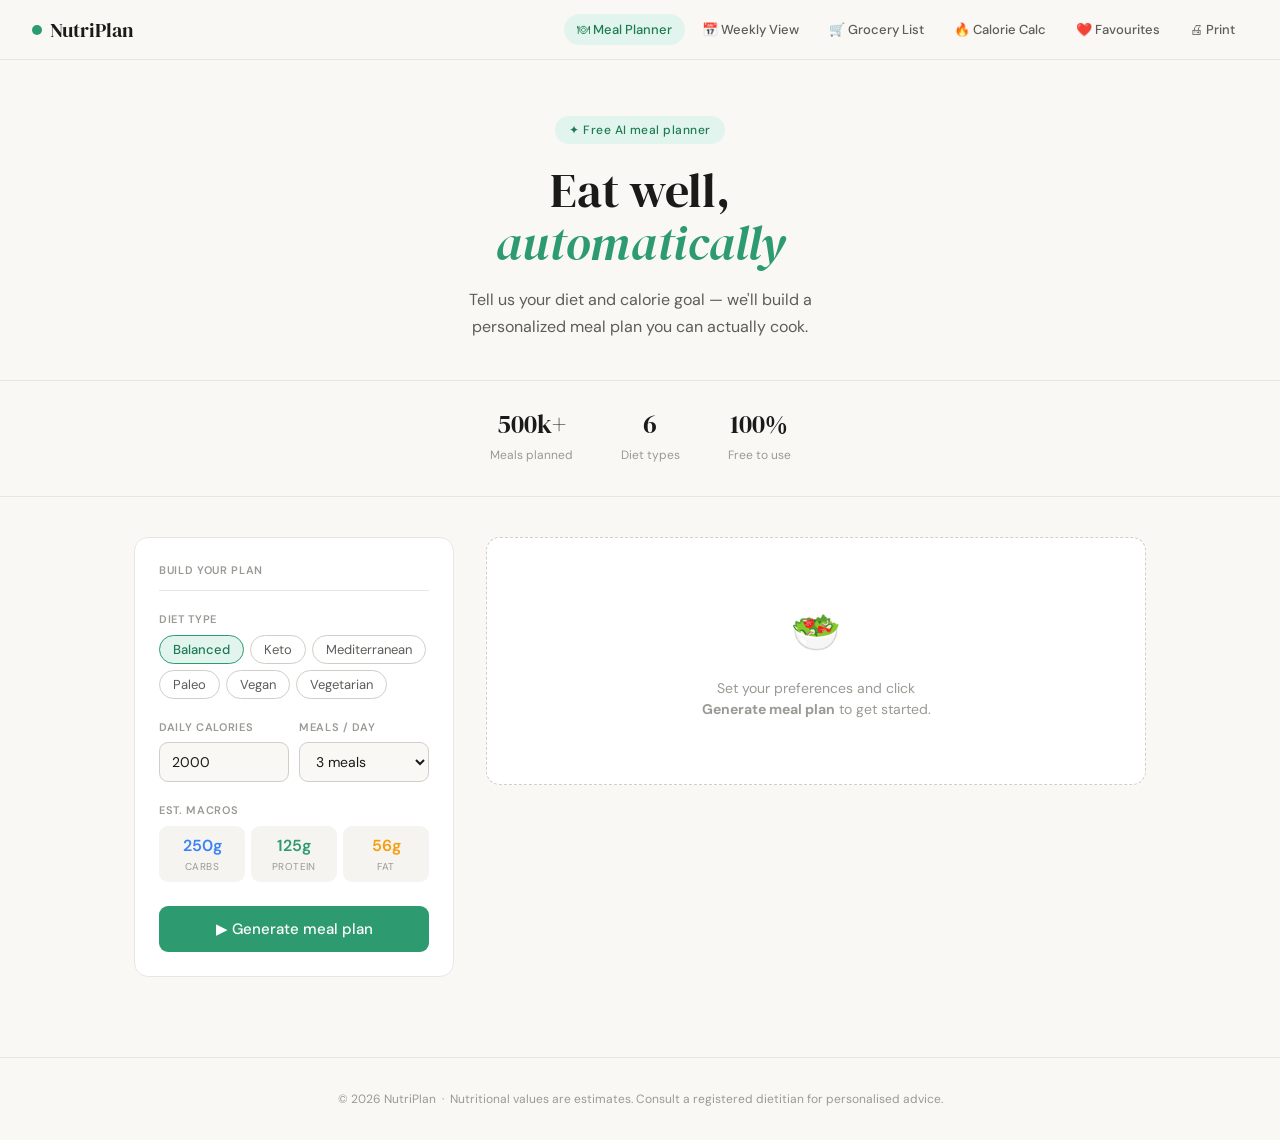
<file: index.html>
<!DOCTYPE html>
<html lang="en">
<head>
<meta charset="UTF-8">
<meta name="viewport" content="width=device-width, initial-scale=1.0">
<title>NutriPlan — Meal Planner</title>
<link href="https://fonts.googleapis.com/css2?family=DM+Sans:wght@400;500;600&family=DM+Serif+Display&display=swap" rel="stylesheet">
<link rel="stylesheet" href="common.css">
<style>
.hero { text-align: center; padding: 3.5rem 1.5rem 2.5rem; max-width: 620px; margin: 0 auto; }
.hero-eyebrow { display: inline-flex; align-items: center; gap: 6px; background: #E1F5EE; color: var(--green-dark); font-size: 12px; font-weight: 500; padding: 5px 14px; border-radius: var(--radius-pill); margin-bottom: 1.25rem; letter-spacing: 0.04em; }
.hero h1 { font-family: 'DM Serif Display', serif; font-size: clamp(32px, 6vw, 48px); font-weight: 400; line-height: 1.1; margin-bottom: 1rem; }
.hero h1 em { font-style: italic; color: var(--green); }
.hero p { font-size: 16px; color: var(--text-muted); max-width: 420px; margin: 0 auto; line-height: 1.7; }
.stats-bar { display: flex; justify-content: center; gap: 3rem; padding: 1.5rem 0 2rem; border-top: 0.5px solid var(--border); border-bottom: 0.5px solid var(--border); margin-bottom: 2.5rem; }
.stat { text-align: center; }
.stat-num { font-family: 'DM Serif Display', serif; font-size: 26px; color: var(--text); }
.stat-lbl { font-size: 12px; color: var(--text-faint); margin-top: 2px; }
.main { max-width: 1060px; margin: 0 auto; padding: 0 1.5rem 5rem; display: grid; grid-template-columns: 320px 1fr; gap: 2rem; align-items: start; }
.panel { background: var(--surface); border: 0.5px solid var(--border); border-radius: var(--radius); padding: 1.5rem; position: sticky; top: 68px; }
.panel-title { font-size: 11px; font-weight: 600; color: var(--text-faint); margin-bottom: 1.25rem; padding-bottom: 0.75rem; border-bottom: 0.5px solid var(--border); text-transform: uppercase; letter-spacing: 0.06em; }
.pill-group { display: flex; flex-wrap: wrap; gap: 6px; }
.pill { padding: 5px 13px; border-radius: var(--radius-pill); border: 0.5px solid var(--border-md); font-size: 13px; cursor: pointer; background: transparent; color: var(--text-muted); transition: all 0.15s; font-family: 'DM Sans', sans-serif; }
.pill:hover { border-color: var(--green); color: var(--green); background: #E1F5EE; }
.pill.active { background: #E1F5EE; border-color: var(--green); color: var(--green-dark); font-weight: 500; }
.input-row { display: grid; grid-template-columns: 1fr 1fr; gap: 10px; }
.macro-strip { display: grid; grid-template-columns: 1fr 1fr 1fr; gap: 6px; }
.macro-chip { background: #f5f4f0; border-radius: var(--radius-sm); padding: 8px 10px; text-align: center; }
.macro-chip .mval { font-size: 16px; font-weight: 600; }
.macro-chip .mlbl { font-size: 10px; color: var(--text-faint); margin-top: 1px; text-transform: uppercase; letter-spacing: 0.04em; }
.mc-carb .mval { color: var(--blue); }
.mc-prot .mval { color: var(--green); }
.mc-fat .mval { color: var(--amber); }
.gen-btn { width: 100%; height: 46px; background: var(--green); color: white; border: none; border-radius: var(--radius-sm); font-size: 15px; font-weight: 500; cursor: pointer; font-family: 'DM Sans', sans-serif; transition: background 0.15s; margin-top: 0.25rem; }
.gen-btn:hover { background: var(--green-dark); }
.gen-btn:active { transform: scale(0.99); }
.results { min-height: 300px; }
.results-empty { background: var(--surface); border: 0.5px dashed var(--border-md); border-radius: var(--radius); padding: 4rem 2rem; text-align: center; color: var(--text-faint); }
.results-empty .ei { font-size: 40px; margin-bottom: 1rem; }
.results-empty p { font-size: 14px; max-width: 240px; margin: 0 auto; }
.day-header { display: flex; align-items: center; justify-content: space-between; margin-bottom: 1rem; }
.day-title { font-family: 'DM Serif Display', serif; font-size: 22px; }
.total-badge { background: #E1F5EE; color: var(--green-dark); font-size: 12px; font-weight: 500; padding: 4px 12px; border-radius: var(--radius-pill); }
.meal-list { display: flex; flex-direction: column; gap: 10px; }
.meal-card { background: var(--surface); border: 0.5px solid var(--border); border-radius: var(--radius); padding: 1rem 1.25rem; display: grid; grid-template-columns: 1fr auto; gap: 0.5rem; align-items: start; transition: border-color 0.15s, box-shadow 0.15s; animation: fadeUp 0.3s ease both; }
.meal-card:hover { border-color: var(--green-mid); box-shadow: 0 2px 12px rgba(45,155,111,0.07); }
.meal-card:nth-child(1){animation-delay:.04s} .meal-card:nth-child(2){animation-delay:.08s} .meal-card:nth-child(3){animation-delay:.13s} .meal-card:nth-child(4){animation-delay:.18s} .meal-card:nth-child(5){animation-delay:.22s}
.meal-top-row { display: flex; align-items: center; justify-content: space-between; margin-bottom: 4px; }
.meal-type-tag { font-size: 10px; font-weight: 600; text-transform: uppercase; letter-spacing: .07em; color: var(--text-faint); }
.fav-btn { background: none; border: none; cursor: pointer; font-size: 16px; padding: 0; line-height: 1; opacity: 0.4; transition: opacity 0.15s, transform 0.15s; }
.fav-btn:hover { opacity: 1; transform: scale(1.2); }
.fav-btn.saved { opacity: 1; }
.meal-name { font-size: 15px; font-weight: 500; margin-bottom: 4px; }
.meal-desc { font-size: 13px; color: var(--text-muted); line-height: 1.5; margin-bottom: 10px; }
.meal-macros { display: flex; gap: 10px; flex-wrap: wrap; }
.macro-tag { display: flex; align-items: center; gap: 4px; font-size: 12px; color: var(--text-muted); }
.mdot { width: 6px; height: 6px; border-radius: 50%; flex-shrink: 0; }
.mdot-carb{background:var(--blue)} .mdot-prot{background:var(--green)} .mdot-fat{background:var(--amber)}
.meal-cal-col { text-align: right; padding-left: 0.75rem; }
.meal-cal { font-size: 17px; font-weight: 600; }
.meal-cal-lbl { font-size: 10px; color: var(--text-faint); text-transform: uppercase; letter-spacing: .04em; }
.summary-bar { background: var(--surface); border: 0.5px solid var(--border); border-radius: var(--radius); padding: 1rem 1.5rem; display: grid; grid-template-columns: repeat(4,1fr); gap: 1rem; margin-top: 1rem; text-align: center; }
.sum-val { font-size: 18px; font-weight: 600; }
.sum-lbl { font-size: 11px; color: var(--text-faint); text-transform: uppercase; letter-spacing: .04em; margin-top: 2px; }
.action-row { display: flex; gap: 8px; margin-top: 1rem; flex-wrap: wrap; }
@media(max-width:720px){
  .main{grid-template-columns:1fr}
  .panel{position:static}
  .summary-bar{grid-template-columns:1fr 1fr}
  .stats-bar{gap:1.5rem}
}
</style>
</head>
<body>
<nav>
  <a href="index.html" class="logo"><span class="logo-dot"></span>NutriPlan</a>
  <div class="nav-links" id="nav-links"></div>
</nav>

<div class="hero">
  <div class="hero-eyebrow">✦ Free AI meal planner</div>
  <h1>Eat well,<br><em>automatically</em></h1>
  <p>Tell us your diet and calorie goal — we'll build a personalized meal plan you can actually cook.</p>
</div>
<div class="stats-bar">
  <div class="stat"><div class="stat-num">500k+</div><div class="stat-lbl">Meals planned</div></div>
  <div class="stat"><div class="stat-num">6</div><div class="stat-lbl">Diet types</div></div>
  <div class="stat"><div class="stat-num">100%</div><div class="stat-lbl">Free to use</div></div>
</div>

<div class="main">
  <div class="panel">
    <div class="panel-title">Build your plan</div>
    <div class="field">
      <label class="field-label">Diet type</label>
      <div class="pill-group" id="dietGroup">
        <button class="pill active" data-diet="Balanced">Balanced</button>
        <button class="pill" data-diet="Keto">Keto</button>
        <button class="pill" data-diet="Mediterranean">Mediterranean</button>
        <button class="pill" data-diet="Paleo">Paleo</button>
        <button class="pill" data-diet="Vegan">Vegan</button>
        <button class="pill" data-diet="Vegetarian">Vegetarian</button>
      </div>
    </div>
    <div class="field input-row">
      <div>
        <label class="field-label">Daily calories</label>
        <input type="number" id="calories" value="2000" min="1000" max="4000" step="50">
      </div>
      <div>
        <label class="field-label">Meals / day</label>
        <select id="mealCount">
          <option value="2">2 meals</option>
          <option value="3" selected>3 meals</option>
          <option value="4">4 meals</option>
          <option value="5">5 meals</option>
        </select>
      </div>
    </div>
    <div class="field">
      <label class="field-label">Est. macros</label>
      <div class="macro-strip">
        <div class="macro-chip mc-carb"><div class="mval" id="mCarbs">250g</div><div class="mlbl">Carbs</div></div>
        <div class="macro-chip mc-prot"><div class="mval" id="mProt">125g</div><div class="mlbl">Protein</div></div>
        <div class="macro-chip mc-fat"><div class="mval" id="mFat">56g</div><div class="mlbl">Fat</div></div>
      </div>
    </div>
    <button class="gen-btn" onclick="generate()">▶ Generate meal plan</button>
  </div>

  <div class="results" id="results">
    <div class="results-empty">
      <div class="ei">🥗</div>
      <p>Set your preferences and click <strong>Generate meal plan</strong> to get started.</p>
    </div>
  </div>
</div>

<footer>© 2026 NutriPlan &nbsp;·&nbsp; Nutritional values are estimates. Consult a registered dietitian for personalised advice.</footer>

<script src="data.js"></script>
<script>
  renderNav('index.html');
  let selectedDiet = 'Balanced';
  let currentPlan = null;

  document.getElementById('dietGroup').addEventListener('click', e => {
    const pill = e.target.closest('.pill');
    if (!pill) return;
    document.querySelectorAll('#dietGroup .pill').forEach(p => p.classList.remove('active'));
    pill.classList.add('active');
    selectedDiet = pill.dataset.diet;
    updateMacros();
  });

  function updateMacros() {
    const cal = parseInt(document.getElementById('calories').value) || 2000;
    const { c, p, f } = macroPcts(selectedDiet);
    document.getElementById('mCarbs').textContent = Math.round(cal * c / 4) + 'g';
    document.getElementById('mProt').textContent  = Math.round(cal * p / 4) + 'g';
    document.getElementById('mFat').textContent   = Math.round(cal * f / 9) + 'g';
  }
  document.getElementById('calories').addEventListener('input', updateMacros);

  window.addEventListener('DOMContentLoaded', () => {
    const params = new URLSearchParams(window.location.search);
    const calorieTarget = parseInt(params.get('cal'), 10);
    if (!Number.isNaN(calorieTarget) && calorieTarget > 0) {
      document.getElementById('calories').value = calorieTarget;
      updateMacros();
    }
  });

  function generate() {
    const cal   = parseInt(document.getElementById('calories').value) || 2000;
    const count = parseInt(document.getElementById('mealCount').value);
    currentPlan = generatePlan(selectedDiet, cal, count);
    savePlan(currentPlan, { diet: selectedDiet, calories: cal, meals: count });
    renderResults(currentPlan, cal);
  }

  function toggleFav(mealName, btn) {
    const favs = loadFavourites();
    const all  = MEAL_DB;
    let found  = null;
    for (const diet of Object.values(all)) {
      for (const type of Object.values(diet)) {
        const m = type.find(x => x.name === mealName);
        if (m) { found = m; break; }
      }
      if (found) break;
    }
    if (!found) return;
    const idx = favs.findIndex(f => f.name === mealName);
    if (idx >= 0) {
      favs.splice(idx, 1);
      btn.textContent = '♡';
      btn.classList.remove('saved');
    } else {
      favs.push(found);
      btn.textContent = '♥';
      btn.classList.add('saved');
    }
    saveFavourites(favs);
  }

  function renderResults(meals, cal) {
    const favs = loadFavourites().map(f => f.name);
    const tCal = meals.reduce((s,m) => s + m.calories, 0);
    const tC   = meals.reduce((s,m) => s + m.carbs, 0);
    const tP   = meals.reduce((s,m) => s + m.protein, 0);
    const tF   = meals.reduce((s,m) => s + m.fat, 0);

    const cards = meals.map(m => {
      const isFav = favs.includes(m.name);
      return `
      <div class="meal-card">
        <div>
          <div class="meal-top-row">
            <div class="meal-type-tag">${m.type}</div>
            <button class="fav-btn ${isFav ? 'saved' : ''}" onclick="toggleFav('${m.name.replace(/'/g,"\\'")}', this)" title="Save to favourites">${isFav ? '♥' : '♡'}</button>
          </div>
          <div class="meal-name">${m.name}</div>
          <div class="meal-desc">${m.desc}</div>
          <div class="meal-macros">
            <div class="macro-tag"><span class="mdot mdot-carb"></span>${m.carbs}g carbs</div>
            <div class="macro-tag"><span class="mdot mdot-prot"></span>${m.protein}g protein</div>
            <div class="macro-tag"><span class="mdot mdot-fat"></span>${m.fat}g fat</div>
          </div>
        </div>
        <div class="meal-cal-col">
          <div class="meal-cal">${m.calories}</div>
          <div class="meal-cal-lbl">kcal</div>
        </div>
      </div>`;
    }).join('');

    document.getElementById('results').innerHTML = `
      <div class="day-header">
        <div class="day-title">Today's meal plan</div>
        <div class="total-badge">${tCal} kcal total</div>
      </div>
      <div class="meal-list">${cards}</div>
      <div class="summary-bar">
        <div><div class="sum-val">${tCal}</div><div class="sum-lbl">Calories</div></div>
        <div><div class="sum-val" style="color:var(--blue)">${tC}g</div><div class="sum-lbl">Carbs</div></div>
        <div><div class="sum-val" style="color:var(--green)">${tP}g</div><div class="sum-lbl">Protein</div></div>
        <div><div class="sum-val" style="color:var(--amber)">${tF}g</div><div class="sum-lbl">Fat</div></div>
      </div>
      <div class="action-row">
        <a href="grocery.html" class="btn btn-primary">🛒 View grocery list</a>
        <a href="weekly.html" class="btn btn-outline">📅 Weekly view</a>
        <a href="print.html" class="btn btn-outline">🖨 Print plan</a>
      </div>`;
  }
</script>
</body>
</html>
</file>
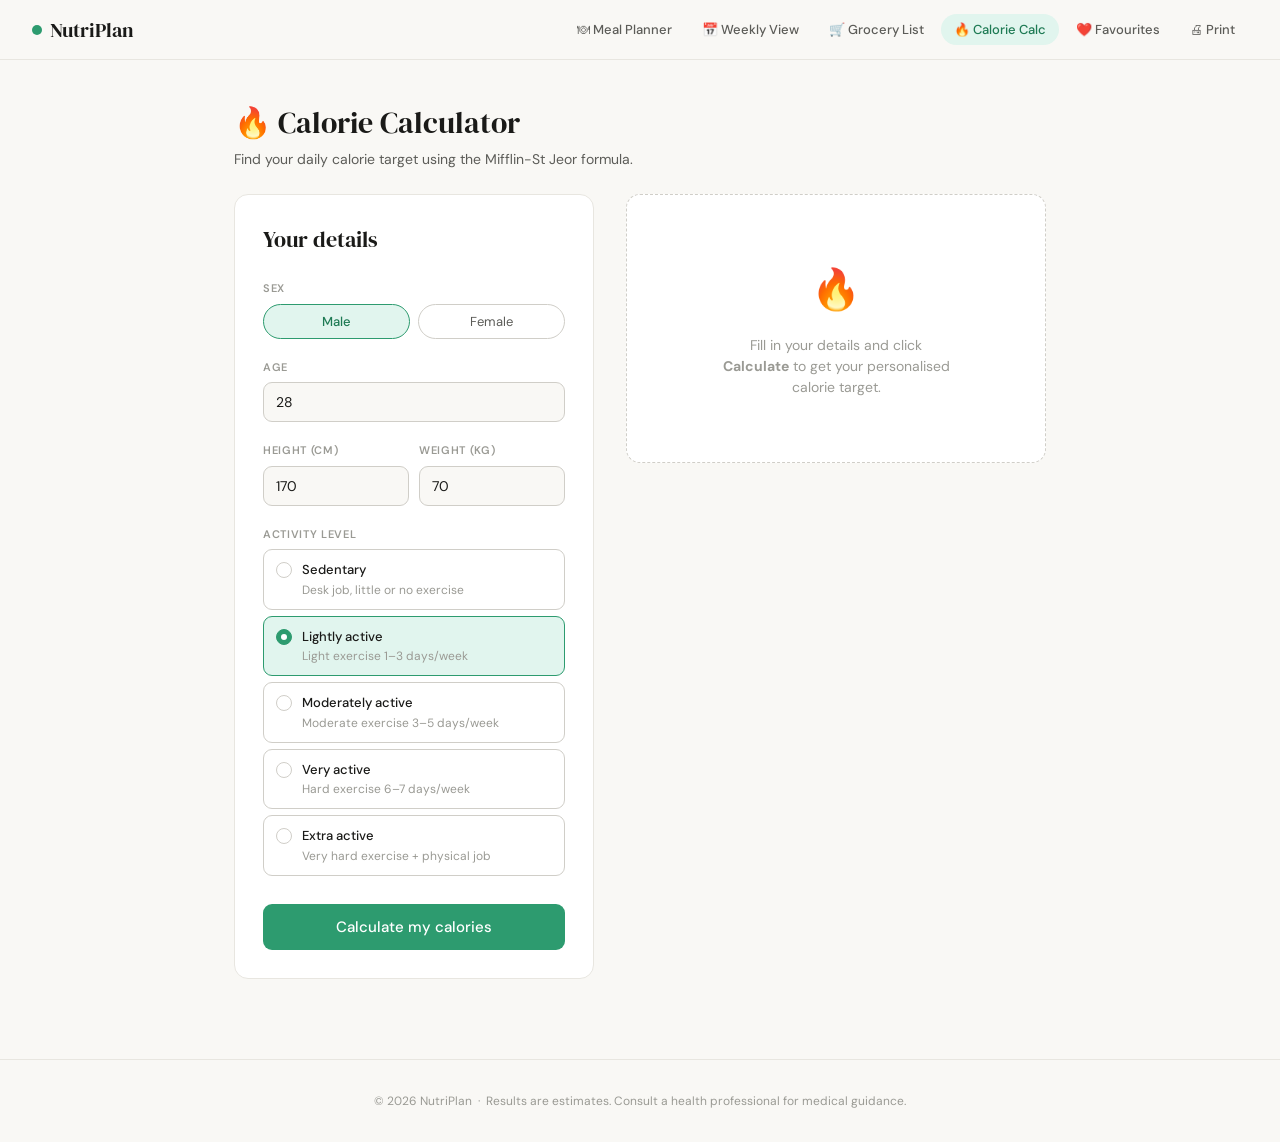
<file: Calculator.html>
<!DOCTYPE html>
<html lang="en">
<head>
<meta charset="UTF-8">
<meta name="viewport" content="width=device-width, initial-scale=1.0">
<title>NutriPlan — Calorie Calculator</title>
<link href="https://fonts.googleapis.com/css2?family=DM+Sans:wght@400;500;600&family=DM+Serif+Display&display=swap" rel="stylesheet">
<link rel="stylesheet" href="common.css">
<style>
.calc-layout { display: grid; grid-template-columns: 360px 1fr; gap: 2rem; align-items: start; }
.calc-panel { background: var(--surface); border: 0.5px solid var(--border); border-radius: var(--radius); padding: 1.75rem; }
.calc-panel h2 { font-family: 'DM Serif Display', serif; font-size: 22px; font-weight: 400; margin-bottom: 1.5rem; }
.radio-group { display: flex; gap: 8px; }
.radio-pill { flex: 1; text-align: center; padding: 8px 10px; border: 0.5px solid var(--border-md); border-radius: var(--radius-pill); font-size: 13px; cursor: pointer; color: var(--text-muted); transition: all 0.15s; font-family: 'DM Sans', sans-serif; background: transparent; }
.radio-pill.active { background: #E1F5EE; border-color: var(--green); color: var(--green-dark); font-weight: 500; }
.activity-grid { display: flex; flex-direction: column; gap: 6px; }
.activity-opt { display: flex; align-items: flex-start; gap: 10px; padding: 10px 12px; border: 0.5px solid var(--border-md); border-radius: var(--radius-sm); cursor: pointer; transition: all 0.15s; }
.activity-opt:hover { border-color: var(--green); background: #f5fdf9; }
.activity-opt.active { border-color: var(--green); background: #E1F5EE; }
.ao-radio { width: 16px; height: 16px; border: 1.5px solid var(--border-md); border-radius: 50%; margin-top: 2px; flex-shrink: 0; transition: all 0.15s; display: flex; align-items: center; justify-content: center; }
.activity-opt.active .ao-radio { border-color: var(--green); background: var(--green); }
.activity-opt.active .ao-radio::after { content: ''; width: 6px; height: 6px; background: white; border-radius: 50%; }
.ao-label { font-size: 13px; font-weight: 500; }
.ao-desc  { font-size: 12px; color: var(--text-faint); margin-top: 1px; }
.calc-btn { width: 100%; height: 46px; background: var(--green); color: white; border: none; border-radius: var(--radius-sm); font-size: 15px; font-weight: 500; cursor: pointer; font-family: 'DM Sans', sans-serif; transition: background 0.15s; margin-top: 0.5rem; }
.calc-btn:hover { background: var(--green-dark); }
.result-panel { display: flex; flex-direction: column; gap: 1rem; }
.result-hero { background: var(--surface); border: 0.5px solid var(--border); border-radius: var(--radius); padding: 2rem; text-align: center; }
.result-hero .rh-label { font-size: 12px; color: var(--text-faint); text-transform: uppercase; letter-spacing: .06em; margin-bottom: 8px; }
.result-hero .rh-cal { font-family: 'DM Serif Display', serif; font-size: 56px; color: var(--green); line-height: 1; }
.result-hero .rh-unit { font-size: 18px; color: var(--text-muted); margin-top: 4px; }
.result-hero .rh-sub  { font-size: 14px; color: var(--text-faint); margin-top: 8px; }
.goal-cards { display: grid; grid-template-columns: repeat(3,1fr); gap: 10px; }
.goal-card { background: var(--surface); border: 0.5px solid var(--border); border-radius: var(--radius-sm); padding: 1rem; text-align: center; cursor: pointer; transition: all 0.15s; }
.goal-card:hover { border-color: var(--green); background: #f5fdf9; }
.goal-card.selected { border-color: var(--green); background: #E1F5EE; }
.gc-icon  { font-size: 22px; margin-bottom: 6px; }
.gc-label { font-size: 13px; font-weight: 500; }
.gc-cal   { font-size: 18px; font-weight: 600; margin-top: 4px; }
.gc-desc  { font-size: 11px; color: var(--text-faint); margin-top: 3px; line-height: 1.4; }
.macro-result { background: var(--surface); border: 0.5px solid var(--border); border-radius: var(--radius); padding: 1.25rem 1.5rem; display: grid; grid-template-columns: 1fr 1fr 1fr; gap: 1rem; text-align: center; }
.mr-val { font-size: 22px; font-weight: 600; }
.mr-lbl { font-size: 11px; color: var(--text-faint); text-transform: uppercase; letter-spacing: .04em; margin-top: 2px; }
.mr-pct { font-size: 12px; color: var(--text-faint); margin-top: 2px; }
.use-btn { display: block; }
@media(max-width:720px){ .calc-layout{ grid-template-columns:1fr } .goal-cards{ grid-template-columns:1fr 1fr } }
</style>
</head>
<body>
<nav>
  <a href="index.html" class="logo"><span class="logo-dot"></span>NutriPlan</a>
  <div class="nav-links" id="nav-links"></div>
</nav>

<div class="page-header">
  <div>
    <h1>🔥 Calorie Calculator</h1>
    <p>Find your daily calorie target using the Mifflin-St Jeor formula.</p>
  </div>
</div>

<div class="content-wrap">
  <div class="calc-layout">
    <div class="calc-panel">
      <h2>Your details</h2>

      <div class="field">
        <label class="field-label">Sex</label>
        <div class="radio-group">
          <button class="radio-pill active" data-sex="male" id="sexMale">Male</button>
          <button class="radio-pill" data-sex="female" id="sexFemale">Female</button>
        </div>
      </div>

      <div class="field">
        <label class="field-label">Age</label>
        <input type="number" id="age" value="28" min="15" max="80">
      </div>

      <div class="field input-row" style="display:grid;grid-template-columns:1fr 1fr;gap:10px">
        <div>
          <label class="field-label">Height (cm)</label>
          <input type="number" id="height" value="170" min="140" max="220">
        </div>
        <div>
          <label class="field-label">Weight (kg)</label>
          <input type="number" id="weight" value="70" min="40" max="200">
        </div>
      </div>

      <div class="field">
        <label class="field-label">Activity level</label>
        <div class="activity-grid" id="activityGrid">
          <div class="activity-opt" data-mult="1.2" onclick="selectActivity(this)">
            <div class="ao-radio"></div>
            <div><div class="ao-label">Sedentary</div><div class="ao-desc">Desk job, little or no exercise</div></div>
          </div>
          <div class="activity-opt active" data-mult="1.375" onclick="selectActivity(this)">
            <div class="ao-radio"></div>
            <div><div class="ao-label">Lightly active</div><div class="ao-desc">Light exercise 1–3 days/week</div></div>
          </div>
          <div class="activity-opt" data-mult="1.55" onclick="selectActivity(this)">
            <div class="ao-radio"></div>
            <div><div class="ao-label">Moderately active</div><div class="ao-desc">Moderate exercise 3–5 days/week</div></div>
          </div>
          <div class="activity-opt" data-mult="1.725" onclick="selectActivity(this)">
            <div class="ao-radio"></div>
            <div><div class="ao-label">Very active</div><div class="ao-desc">Hard exercise 6–7 days/week</div></div>
          </div>
          <div class="activity-opt" data-mult="1.9" onclick="selectActivity(this)">
            <div class="ao-radio"></div>
            <div><div class="ao-label">Extra active</div><div class="ao-desc">Very hard exercise + physical job</div></div>
          </div>
        </div>
      </div>

      <button class="calc-btn" onclick="calculate()">Calculate my calories</button>
    </div>

    <div class="result-panel" id="result-panel">
      <div style="background:var(--surface);border:0.5px dashed var(--border-md);border-radius:var(--radius);padding:4rem 2rem;text-align:center;color:var(--text-faint)">
        <div style="font-size:40px;margin-bottom:1rem">🔥</div>
        <p style="font-size:14px;max-width:240px;margin:0 auto">Fill in your details and click <strong>Calculate</strong> to get your personalised calorie target.</p>
      </div>
    </div>
  </div>
</div>

<footer>© 2026 NutriPlan &nbsp;·&nbsp; Results are estimates. Consult a health professional for medical guidance.</footer>

<script src="data.js"></script>
<script>
  renderNav('calculator.html');
  let selectedSex  = 'male';
  let activityMult = 1.375;
  let selectedGoal = 'maintain';
  let tdee = 0;

  document.getElementById('sexMale').addEventListener('click', () => { selectedSex = 'male'; document.getElementById('sexMale').classList.add('active'); document.getElementById('sexFemale').classList.remove('active'); });
  document.getElementById('sexFemale').addEventListener('click', () => { selectedSex = 'female'; document.getElementById('sexFemale').classList.add('active'); document.getElementById('sexMale').classList.remove('active'); });

  function selectActivity(el) {
    document.querySelectorAll('.activity-opt').forEach(o => o.classList.remove('active'));
    el.classList.add('active');
    activityMult = parseFloat(el.dataset.mult);
  }

  function calculate() {
    const age    = parseInt(document.getElementById('age').value);
    const h      = parseInt(document.getElementById('height').value);
    const w      = parseInt(document.getElementById('weight').value);
    // Mifflin-St Jeor
    const bmr = selectedSex === 'male'
      ? 10 * w + 6.25 * h - 5 * age + 5
      : 10 * w + 6.25 * h - 5 * age - 161;
    tdee = Math.round(bmr * activityMult);
    renderResult(tdee);
  }

  function selectGoal(goal, btn) {
    selectedGoal = goal;
    document.querySelectorAll('.goal-card').forEach(c => c.classList.remove('selected'));
    btn.classList.add('selected');
    const goalCal = goalCalories(tdee, goal);
    renderMacros(goalCal);
    // update use button
    const ub = document.getElementById('use-btn');
    if (ub) ub.href = `index.html?cal=${goalCal}`;
  }

  function goalCalories(tdee, goal) {
    return { lose: tdee - 500, maintain: tdee, gain: tdee + 300 }[goal] || tdee;
  }

  function renderMacros(cal) {
    const { c, p, f } = macroPcts('Balanced');
    const cg = Math.round(cal * c / 4);
    const pg = Math.round(cal * p / 4);
    const fg = Math.round(cal * f / 9);
    document.getElementById('macro-row').innerHTML = `
      <div class="macro-result">
        <div><div class="mr-val" style="color:var(--blue)">${cg}g</div><div class="mr-lbl">Carbs</div><div class="mr-pct">${Math.round(c*100)}%</div></div>
        <div><div class="mr-val" style="color:var(--green)">${pg}g</div><div class="mr-lbl">Protein</div><div class="mr-pct">${Math.round(p*100)}%</div></div>
        <div><div class="mr-val" style="color:var(--amber)">${fg}g</div><div class="mr-lbl">Fat</div><div class="mr-pct">${Math.round(f*100)}%</div></div>
      </div>`;
  }

  function renderResult(tdee) {
    const goals = [
      { key:'lose',     icon:'⬇️', label:'Lose weight',   cal: tdee-500, desc:'500 kcal deficit/day' },
      { key:'maintain', icon:'⚖️', label:'Maintain weight', cal: tdee,   desc:'Match your energy output' },
      { key:'gain',     icon:'⬆️', label:'Build muscle',  cal: tdee+300, desc:'300 kcal surplus/day' },
    ];
    const defaultCal = tdee;
    document.getElementById('result-panel').innerHTML = `
      <div class="result-hero">
        <div class="rh-label">Your maintenance calories</div>
        <div class="rh-cal">${tdee.toLocaleString()}</div>
        <div class="rh-unit">kcal / day</div>
        <div class="rh-sub">Based on Mifflin-St Jeor equation</div>
      </div>
      <div class="goal-cards">
        ${goals.map(g => `
          <div class="goal-card ${g.key==='maintain'?'selected':''}" onclick="selectGoal('${g.key}', this)">
            <div class="gc-icon">${g.icon}</div>
            <div class="gc-label">${g.label}</div>
            <div class="gc-cal">${g.cal.toLocaleString()}</div>
            <div class="gc-desc">${g.desc}</div>
          </div>`).join('')}
      </div>
      <div id="macro-row"></div>
      <a href="index.html?cal=${defaultCal}" id="use-btn" class="btn btn-primary use-btn">▶ Use this target in meal planner</a>`;
    renderMacros(defaultCal);
  }

  // Auto-fill from URL param
  window.addEventListener('DOMContentLoaded', () => {
    const params = new URLSearchParams(window.location.search);
    if (params.get('cal')) {
      document.getElementById('weight').value = 70;
    }
  });
</script>
</body>
</html>
</file>
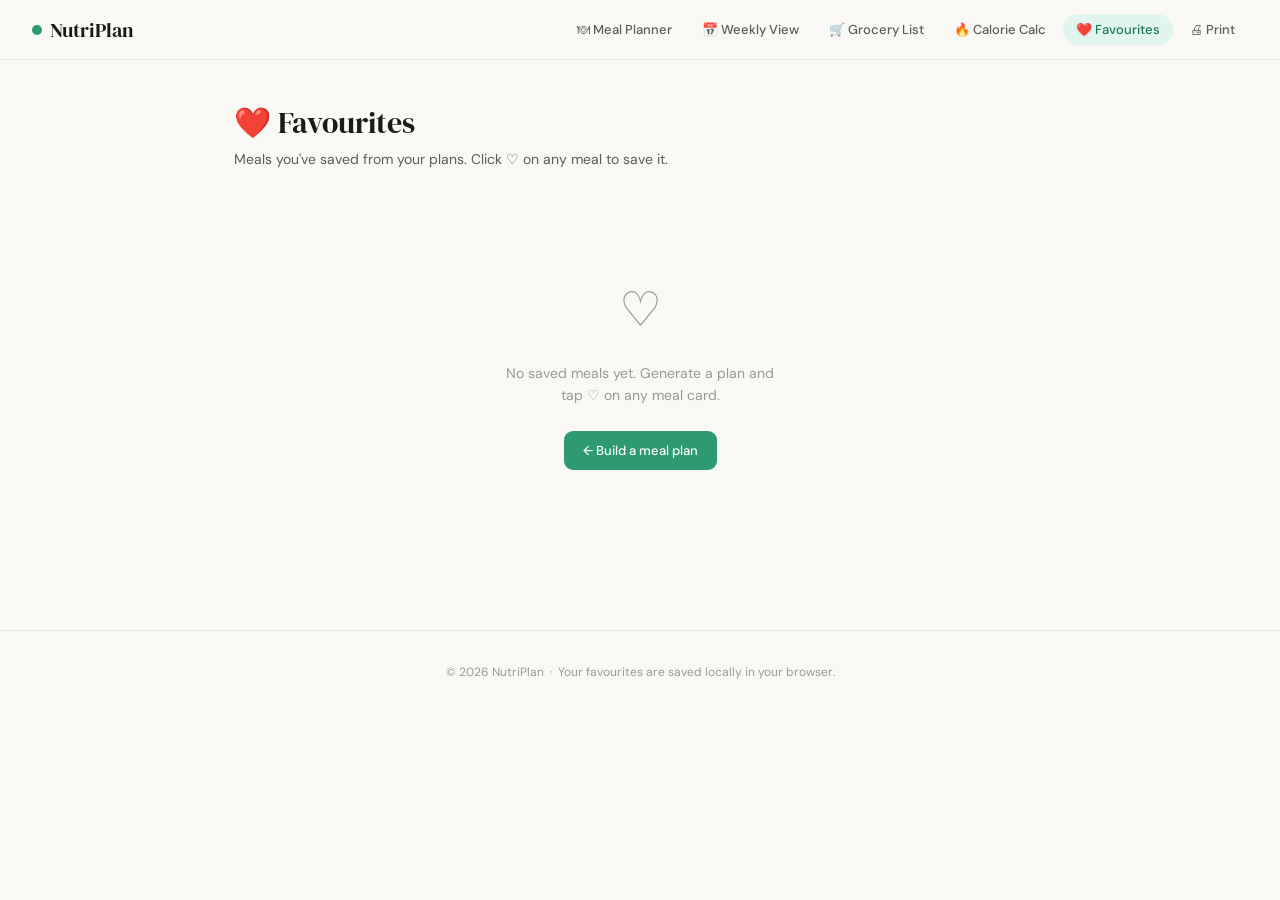
<file: Favourites.html>
<!DOCTYPE html>
<html lang="en">
<head>
<meta charset="UTF-8">
<meta name="viewport" content="width=device-width, initial-scale=1.0">
<title>NutriPlan — Favourites</title>
<link href="https://fonts.googleapis.com/css2?family=DM+Sans:wght@400;500;600&family=DM+Serif+Display&display=swap" rel="stylesheet">
<link rel="stylesheet" href="common.css">
<style>
.favs-grid { display: grid; grid-template-columns: repeat(auto-fill, minmax(280px, 1fr)); gap: 12px; }
.fav-card { background: var(--surface); border: 0.5px solid var(--border); border-radius: var(--radius); padding: 1.1rem 1.25rem; display: flex; flex-direction: column; gap: 6px; transition: border-color 0.15s, box-shadow 0.15s; animation: fadeUp 0.25s ease both; }
.fav-card:hover { border-color: var(--green-mid); box-shadow: 0 2px 12px rgba(45,155,111,0.06); }
.fav-top { display: flex; align-items: center; justify-content: space-between; }
.fav-name { font-size: 15px; font-weight: 500; }
.remove-btn { background: none; border: none; cursor: pointer; font-size: 18px; opacity: 0.35; transition: opacity 0.15s; line-height: 1; }
.remove-btn:hover { opacity: 1; }
.fav-desc { font-size: 13px; color: var(--text-muted); line-height: 1.5; }
.fav-macros { display: flex; gap: 10px; flex-wrap: wrap; margin-top: 4px; }
.macro-tag { display: flex; align-items: center; gap: 4px; font-size: 12px; color: var(--text-muted); }
.mdot { width: 6px; height: 6px; border-radius: 50%; flex-shrink: 0; }
.mdot-carb{background:var(--blue)} .mdot-prot{background:var(--green)} .mdot-fat{background:var(--amber)}
.fav-cal { font-size: 13px; font-weight: 600; color: var(--text-faint); }
.ing-list { margin-top: 6px; border-top: 0.5px solid var(--border); padding-top: 8px; }
.ing-list-title { font-size: 10px; text-transform: uppercase; letter-spacing: .06em; color: var(--text-faint); font-weight: 600; margin-bottom: 5px; }
.ing-pills { display: flex; flex-wrap: wrap; gap: 4px; }
.ing-pill { background: #f5f4f0; border-radius: var(--radius-pill); font-size: 11px; padding: 2px 9px; color: var(--text-muted); }
.empty-state { text-align: center; padding: 5rem 1rem; color: var(--text-faint); }
.empty-state .ei { font-size: 48px; margin-bottom: 1rem; }
.empty-state p { font-size: 14px; max-width: 280px; margin: 0 auto 1.5rem; line-height: 1.6; }
.filter-bar { display: flex; gap: 6px; flex-wrap: wrap; margin-bottom: 1.5rem; align-items: center; }
.filter-bar span { font-size: 12px; color: var(--text-faint); margin-right: 4px; }
.summary-strip { display: flex; gap: 1.5rem; background: var(--surface); border: 0.5px solid var(--border); border-radius: var(--radius-sm); padding: 0.9rem 1.25rem; margin-bottom: 1.5rem; flex-wrap: wrap; }
.ss-item { font-size: 13px; color: var(--text-muted); }
.ss-item strong { color: var(--text); }
</style>
</head>
<body>
<nav>
  <a href="index.html" class="logo"><span class="logo-dot"></span>NutriPlan</a>
  <div class="nav-links" id="nav-links"></div>
</nav>

<div class="page-header">
  <div>
    <h1>❤️ Favourites</h1>
    <p>Meals you've saved from your plans. Click ♡ on any meal to save it.</p>
  </div>
  <button class="btn btn-outline" onclick="clearAll()" id="clear-btn" style="display:none">Clear all</button>
</div>

<div class="content-wrap">
  <div id="filter-wrap"></div>
  <div id="summary-wrap"></div>
  <div id="favs-wrap">
    <div class="empty-state">
      <div class="ei">♡</div>
      <p>No saved meals yet. Generate a plan and tap ♡ on any meal card to save it here.</p>
      <a href="index.html" class="btn btn-primary">← Build a meal plan</a>
    </div>
  </div>
</div>

<footer>© 2026 NutriPlan &nbsp;·&nbsp; Your favourites are saved locally in your browser.</footer>

<script src="data.js"></script>
<script>
  renderNav('favourites.html');
  let activeFilter = 'All';

  function removeFav(name) {
    const favs = loadFavourites().filter(f => f.name !== name);
    saveFavourites(favs);
    renderFavs();
  }

  function clearAll() {
    saveFavourites([]);
    renderFavs();
  }

  function setFilter(filter, btn) {
    activeFilter = filter;
    document.querySelectorAll('.filter-pill').forEach(p => p.classList.remove('active'));
    btn.classList.add('active');
    renderFavs();
  }

  function renderFavs() {
    const all = loadFavourites();
    if (!all.length) {
      document.getElementById('favs-wrap').innerHTML = `
        <div class="empty-state">
          <div class="ei">♡</div>
          <p>No saved meals yet. Generate a plan and tap ♡ on any meal card.</p>
          <a href="index.html" class="btn btn-primary">← Build a meal plan</a>
        </div>`;
      document.getElementById('filter-wrap').innerHTML = '';
      document.getElementById('summary-wrap').innerHTML = '';
      document.getElementById('clear-btn').style.display = 'none';
      return;
    }

    document.getElementById('clear-btn').style.display = 'inline-flex';

    // Summary
    const avgCal = Math.round(all.reduce((s,m) => s + m.calories, 0) / all.length);
    const avgProt = Math.round(all.reduce((s,m) => s + m.protein, 0) / all.length);
    document.getElementById('summary-wrap').innerHTML = `
      <div class="summary-strip">
        <div class="ss-item"><strong>${all.length}</strong> saved meals</div>
        <div class="ss-item">Avg <strong>${avgCal}</strong> kcal per meal</div>
        <div class="ss-item">Avg <strong>${avgProt}g</strong> protein</div>
      </div>`;

    // Filter bar — by meal type
    const types = ['All', ...new Set(all.map(m => m.type).filter(Boolean))];
    // (some saved meals might not have type; fallback to 'Meal')
    document.getElementById('filter-wrap').innerHTML = `
      <div class="filter-bar">
        <span>Filter:</span>
        ${types.map(t => `<button class="pill filter-pill ${t===activeFilter?'active':''}" onclick="setFilter('${t}', this)">${t}</button>`).join('')}
      </div>`;

    const filtered = activeFilter === 'All' ? all : all.filter(m => m.type === activeFilter);

    if (!filtered.length) {
      document.getElementById('favs-wrap').innerHTML = `<p style="color:var(--text-faint);font-size:14px">No saved meals for this filter.</p>`;
      return;
    }

    const cards = filtered.map((m, i) => `
      <div class="fav-card" style="animation-delay:${i*0.04}s">
        <div class="fav-top">
          <div class="fav-name">${m.name}</div>
          <button class="remove-btn" onclick="removeFav('${m.name.replace(/'/g,"\\'")}')">×</button>
        </div>
        <div class="fav-desc">${m.desc}</div>
        <div class="fav-macros">
          <div class="macro-tag"><span class="mdot mdot-carb"></span>${m.carbs}g carbs</div>
          <div class="macro-tag"><span class="mdot mdot-prot"></span>${m.protein}g protein</div>
          <div class="macro-tag"><span class="mdot mdot-fat"></span>${m.fat}g fat</div>
          <div class="fav-cal" style="margin-left:auto">${m.calories} kcal</div>
        </div>
        ${m.ingredients && m.ingredients.length ? `
        <div class="ing-list">
          <div class="ing-list-title">Ingredients</div>
          <div class="ing-pills">${m.ingredients.map(i => `<span class="ing-pill">${i}</span>`).join('')}</div>
        </div>` : ''}
      </div>`).join('');

    document.getElementById('favs-wrap').innerHTML = `<div class="favs-grid">${cards}</div>`;
  }

  window.addEventListener('DOMContentLoaded', renderFavs);
</script>
</body>
</html>
</file>
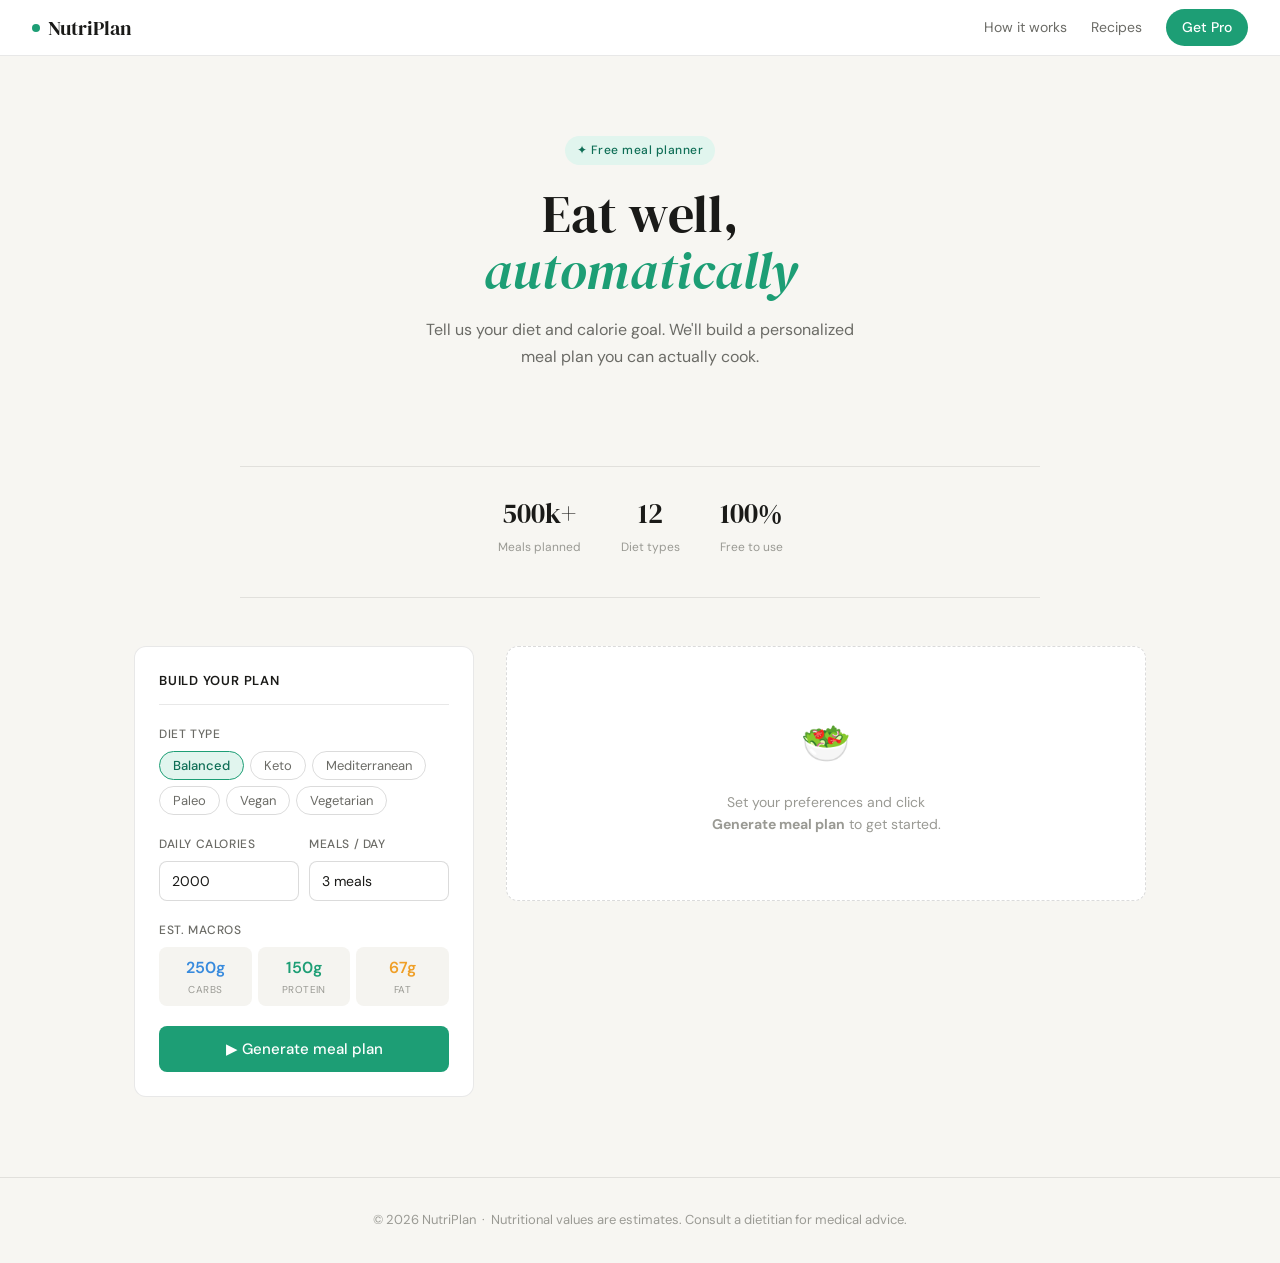
<file: Food Website.html>
<!DOCTYPE html>
<html lang="en">
<head>
<meta charset="UTF-8">
<meta name="viewport" content="width=device-width, initial-scale=1.0">
<title>NutriPlan — Automatic Meal Planner</title>
<link href="https://fonts.googleapis.com/css2?family=DM+Sans:wght@400;500;600&family=DM+Serif+Display&display=swap" rel="stylesheet">
<style>
  *, *::before, *::after { box-sizing: border-box; margin: 0; padding: 0; }

  :root {
    --green: #1D9E75;
    --green-dark: #0F6E56;
    --green-light: #E1F5EE;
    --green-mid: #9FE1CB;
    --amber: #EF9F27;
    --amber-light: #FAEEDA;
    --blue: #378ADD;
    --blue-light: #E6F1FB;
    --bg: #F7F6F2;
    --surface: #FFFFFF;
    --border: rgba(0,0,0,0.09);
    --border-md: rgba(0,0,0,0.14);
    --text: #1a1a18;
    --text-muted: #6b6b66;
    --text-faint: #9a9a94;
    --radius: 12px;
    --radius-sm: 8px;
    --radius-pill: 99px;
  }

  html { scroll-behavior: smooth; }

  body {
    font-family: 'DM Sans', sans-serif;
    background: var(--bg);
    color: var(--text);
    min-height: 100vh;
    font-size: 15px;
    line-height: 1.6;
  }

  /* NAV */
  nav {
    background: var(--surface);
    border-bottom: 0.5px solid var(--border);
    padding: 0 2rem;
    height: 56px;
    display: flex;
    align-items: center;
    justify-content: space-between;
    position: sticky;
    top: 0;
    z-index: 100;
  }

  .logo {
    font-family: 'DM Serif Display', serif;
    font-size: 20px;
    color: var(--text);
    text-decoration: none;
    display: flex;
    align-items: center;
    gap: 8px;
  }

  .logo-dot { width: 8px; height: 8px; background: var(--green); border-radius: 50%; }

  .nav-links { display: flex; gap: 1.5rem; align-items: center; }
  .nav-links a { font-size: 14px; color: var(--text-muted); text-decoration: none; }
  .nav-links a:hover { color: var(--text); }
  .nav-cta {
    background: var(--green);
    color: white !important;
    padding: 7px 16px;
    border-radius: var(--radius-pill);
    font-size: 13px;
    font-weight: 500;
  }
  .nav-cta:hover { background: var(--green-dark) !important; }

  /* HERO */
  .hero {
    text-align: center;
    padding: 5rem 1.5rem 3.5rem;
    max-width: 640px;
    margin: 0 auto;
  }

  .hero-eyebrow {
    display: inline-flex;
    align-items: center;
    gap: 6px;
    background: var(--green-light);
    color: var(--green-dark);
    font-size: 12px;
    font-weight: 500;
    padding: 5px 12px;
    border-radius: var(--radius-pill);
    margin-bottom: 1.25rem;
    letter-spacing: 0.04em;
  }

  .hero h1 {
    font-family: 'DM Serif Display', serif;
    font-size: clamp(36px, 6vw, 52px);
    font-weight: 400;
    line-height: 1.1;
    color: var(--text);
    margin-bottom: 1rem;
  }

  .hero h1 em {
    font-style: italic;
    color: var(--green);
  }

  .hero p {
    font-size: 16px;
    color: var(--text-muted);
    max-width: 440px;
    margin: 0 auto 2.5rem;
    line-height: 1.7;
  }

  /* STATS ROW */
  .stats {
    display: flex;
    justify-content: center;
    gap: 2.5rem;
    padding: 1.5rem 0 2.5rem;
    border-top: 0.5px solid var(--border);
    border-bottom: 0.5px solid var(--border);
    margin-bottom: 3rem;
    max-width: 800px;
    margin-left: auto;
    margin-right: auto;
  }

  .stat { text-align: center; }
  .stat-num { font-family: 'DM Serif Display', serif; font-size: 28px; color: var(--text); }
  .stat-lbl { font-size: 12px; color: var(--text-faint); margin-top: 2px; }

  /* MAIN LAYOUT */
  .main {
    max-width: 1060px;
    margin: 0 auto;
    padding: 0 1.5rem 5rem;
    display: grid;
    grid-template-columns: 340px 1fr;
    gap: 2rem;
    align-items: start;
  }

  /* PLANNER PANEL */
  .panel {
    background: var(--surface);
    border: 0.5px solid var(--border);
    border-radius: var(--radius);
    padding: 1.5rem;
    position: sticky;
    top: 72px;
  }

  .panel-title {
    font-size: 13px;
    font-weight: 600;
    color: var(--text);
    margin-bottom: 1.25rem;
    padding-bottom: 0.75rem;
    border-bottom: 0.5px solid var(--border);
    text-transform: uppercase;
    letter-spacing: 0.06em;
  }

  .field-label {
    font-size: 12px;
    font-weight: 500;
    color: var(--text-muted);
    margin-bottom: 7px;
    text-transform: uppercase;
    letter-spacing: 0.05em;
  }

  .field { margin-bottom: 1.25rem; }

  .pill-group { display: flex; flex-wrap: wrap; gap: 6px; }

  .pill {
    padding: 5px 13px;
    border-radius: var(--radius-pill);
    border: 0.5px solid var(--border-md);
    font-size: 13px;
    cursor: pointer;
    background: transparent;
    color: var(--text-muted);
    transition: all 0.15s;
    font-family: 'DM Sans', sans-serif;
  }

  .pill:hover { border-color: var(--green); color: var(--green); background: var(--green-light); }
  .pill.active { background: var(--green-light); border-color: var(--green); color: var(--green-dark); font-weight: 500; }

  .input-row { display: grid; grid-template-columns: 1fr 1fr; gap: 10px; }

  input[type="number"], select {
    width: 100%;
    height: 40px;
    padding: 0 12px;
    border: 0.5px solid var(--border-md);
    border-radius: var(--radius-sm);
    font-size: 14px;
    background: var(--surface);
    color: var(--text);
    font-family: 'DM Sans', sans-serif;
    appearance: none;
  }

  input[type="number"]:focus, select:focus {
    outline: none;
    border-color: var(--green);
    box-shadow: 0 0 0 3px var(--green-light);
  }

  .macro-strip {
    display: grid;
    grid-template-columns: 1fr 1fr 1fr;
    gap: 6px;
    margin-bottom: 1.25rem;
  }

  .macro-chip {
    background: #f5f4f0;
    border-radius: var(--radius-sm);
    padding: 8px 10px;
    text-align: center;
  }

  .macro-chip .mval { font-size: 16px; font-weight: 600; }
  .macro-chip .mlbl { font-size: 10px; color: var(--text-faint); margin-top: 1px; text-transform: uppercase; letter-spacing: 0.04em; }
  .macro-chip.mc-carb .mval { color: var(--blue); }
  .macro-chip.mc-prot .mval { color: var(--green); }
  .macro-chip.mc-fat .mval { color: var(--amber); }

  .gen-btn {
    width: 100%;
    height: 46px;
    background: var(--green);
    color: white;
    border: none;
    border-radius: var(--radius-sm);
    font-size: 15px;
    font-weight: 500;
    cursor: pointer;
    font-family: 'DM Sans', sans-serif;
    transition: background 0.15s;
    display: flex;
    align-items: center;
    justify-content: center;
    gap: 8px;
  }

  .gen-btn:hover { background: var(--green-dark); }
  .gen-btn:active { transform: scale(0.99); }

  /* RESULTS PANEL */
  .results { min-height: 300px; }

  .results-empty {
    background: var(--surface);
    border: 0.5px dashed var(--border-md);
    border-radius: var(--radius);
    padding: 4rem 2rem;
    text-align: center;
    color: var(--text-faint);
  }

  .results-empty .empty-icon { font-size: 40px; margin-bottom: 1rem; }
  .results-empty p { font-size: 14px; line-height: 1.6; max-width: 260px; margin: 0 auto; }

  .day-header {
    display: flex;
    align-items: center;
    justify-content: space-between;
    margin-bottom: 1rem;
  }

  .day-title {
    font-family: 'DM Serif Display', serif;
    font-size: 22px;
    color: var(--text);
  }

  .total-badge {
    background: var(--green-light);
    color: var(--green-dark);
    font-size: 12px;
    font-weight: 500;
    padding: 4px 12px;
    border-radius: var(--radius-pill);
  }

  .meal-list { display: flex; flex-direction: column; gap: 10px; }

  .meal-card {
    background: var(--surface);
    border: 0.5px solid var(--border);
    border-radius: var(--radius);
    padding: 1rem 1.25rem;
    display: grid;
    grid-template-columns: 1fr auto;
    gap: 0.5rem;
    align-items: start;
    transition: border-color 0.15s;
    animation: slideIn 0.3s ease both;
  }

  .meal-card:hover { border-color: var(--green-mid); }

  @keyframes slideIn {
    from { opacity: 0; transform: translateY(8px); }
    to { opacity: 1; transform: translateY(0); }
  }

  .meal-card:nth-child(1) { animation-delay: 0.05s; }
  .meal-card:nth-child(2) { animation-delay: 0.1s; }
  .meal-card:nth-child(3) { animation-delay: 0.15s; }
  .meal-card:nth-child(4) { animation-delay: 0.2s; }
  .meal-card:nth-child(5) { animation-delay: 0.25s; }
  .meal-card:nth-child(6) { animation-delay: 0.3s; }

  .meal-type-tag {
    font-size: 10px;
    font-weight: 600;
    text-transform: uppercase;
    letter-spacing: 0.07em;
    color: var(--text-faint);
    margin-bottom: 4px;
  }

  .meal-name { font-size: 15px; font-weight: 500; color: var(--text); margin-bottom: 4px; }
  .meal-desc { font-size: 13px; color: var(--text-muted); line-height: 1.5; margin-bottom: 10px; }

  .meal-macros { display: flex; gap: 10px; flex-wrap: wrap; }

  .macro-tag {
    display: flex;
    align-items: center;
    gap: 4px;
    font-size: 12px;
    color: var(--text-muted);
  }

  .mdot {
    width: 6px;
    height: 6px;
    border-radius: 50%;
    flex-shrink: 0;
  }

  .mdot-carb { background: var(--blue); }
  .mdot-prot { background: var(--green); }
  .mdot-fat { background: var(--amber); }

  .meal-cal-col { text-align: right; }
  .meal-cal { font-size: 17px; font-weight: 600; color: var(--text); }
  .meal-cal-lbl { font-size: 10px; color: var(--text-faint); text-transform: uppercase; letter-spacing: 0.04em; }

  /* SUMMARY BAR */
  .summary-bar {
    background: var(--surface);
    border: 0.5px solid var(--border);
    border-radius: var(--radius);
    padding: 1rem 1.5rem;
    display: grid;
    grid-template-columns: repeat(4, 1fr);
    gap: 1rem;
    margin-top: 1rem;
    text-align: center;
  }

  .sum-val { font-size: 18px; font-weight: 600; color: var(--text); }
  .sum-lbl { font-size: 11px; color: var(--text-faint); text-transform: uppercase; letter-spacing: 0.04em; margin-top: 2px; }

  /* FOOTER */
  footer {
    text-align: center;
    padding: 2rem;
    font-size: 13px;
    color: var(--text-faint);
    border-top: 0.5px solid var(--border);
  }

  /* RESPONSIVE */
  @media (max-width: 720px) {
    .main { grid-template-columns: 1fr; }
    .panel { position: static; }
    .stats { gap: 1.5rem; }
    .summary-bar { grid-template-columns: 1fr 1fr; }
  }
</style>
</head>
<body>

<nav>
  <a href="#" class="logo">
    <span class="logo-dot"></span>
    NutriPlan
  </a>
  <div class="nav-links">
    <a href="#">How it works</a>
    <a href="#">Recipes</a>
    <a href="#" class="nav-cta">Get Pro</a>
  </div>
</nav>

<div class="hero">
  <div class="hero-eyebrow">✦ Free meal planner</div>
  <h1>Eat well,<br><em>automatically</em></h1>
  <p>Tell us your diet and calorie goal. We'll build a personalized meal plan you can actually cook.</p>
</div>

<div class="stats">
  <div class="stat"><div class="stat-num">500k+</div><div class="stat-lbl">Meals planned</div></div>
  <div class="stat"><div class="stat-num">12</div><div class="stat-lbl">Diet types</div></div>
  <div class="stat"><div class="stat-num">100%</div><div class="stat-lbl">Free to use</div></div>
</div>

<div class="main">

  <!-- LEFT: PLANNER CONTROLS -->
  <div class="panel">
    <div class="panel-title">Build your plan</div>

    <div class="field">
      <div class="field-label">Diet type</div>
      <div class="pill-group" id="dietGroup">
        <button class="pill active" data-diet="Balanced">Balanced</button>
        <button class="pill" data-diet="Keto">Keto</button>
        <button class="pill" data-diet="Mediterranean">Mediterranean</button>
        <button class="pill" data-diet="Paleo">Paleo</button>
        <button class="pill" data-diet="Vegan">Vegan</button>
        <button class="pill" data-diet="Vegetarian">Vegetarian</button>
      </div>
    </div>

    <div class="field input-row">
      <div>
        <div class="field-label">Daily calories</div>
        <input type="number" id="calories" value="2000" min="1000" max="4000" step="50">
      </div>
      <div>
        <div class="field-label">Meals / day</div>
        <select id="mealCount">
          <option value="2">2 meals</option>
          <option value="3" selected>3 meals</option>
          <option value="4">4 meals</option>
          <option value="5">5 meals</option>
        </select>
      </div>
    </div>

    <div class="field">
      <div class="field-label">Est. macros</div>
      <div class="macro-strip">
        <div class="macro-chip mc-carb"><div class="mval" id="mCarbs">250g</div><div class="mlbl">Carbs</div></div>
        <div class="macro-chip mc-prot"><div class="mval" id="mProt">150g</div><div class="mlbl">Protein</div></div>
        <div class="macro-chip mc-fat"><div class="mval" id="mFat">67g</div><div class="mlbl">Fat</div></div>
      </div>
    </div>

    <button class="gen-btn" id="genBtn" onclick="generate()">
      &#9654; Generate meal plan
    </button>
  </div>

  <!-- RIGHT: RESULTS -->
  <div class="results" id="results">
    <div class="results-empty">
      <div class="empty-icon">🥗</div>
      <p>Set your preferences and click <strong>Generate meal plan</strong> to get started.</p>
    </div>
  </div>

</div>

<footer>
  © 2026 NutriPlan &nbsp;·&nbsp; Nutritional values are estimates. Consult a dietitian for medical advice.
</footer>

<script>
  // ── STATE ──
  let selectedDiet = 'Balanced';

  // ── MEAL DATA ──
  const mealDB = {
    Balanced: {
      Breakfast: [
        { name: 'Oats with banana & honey', desc: 'Rolled oats cooked in milk, topped with sliced banana, a drizzle of honey, and a sprinkle of chia seeds.', calories: 380, carbs: 65, protein: 12, fat: 8 },
        { name: 'Scrambled eggs on whole-grain toast', desc: 'Three eggs scrambled with butter, served on two slices of whole-grain toast with sliced avocado.', calories: 420, carbs: 32, protein: 24, fat: 22 },
      ],
      'Morning snack': [
        { name: 'Greek yogurt with mixed berries', desc: 'Full-fat Greek yogurt topped with fresh strawberries, blueberries, and a handful of walnuts.', calories: 210, carbs: 20, protein: 14, fat: 8 },
        { name: 'Apple with almond butter', desc: 'One medium apple, sliced, served with two tablespoons of natural almond butter.', calories: 190, carbs: 26, protein: 5, fat: 9 },
      ],
      Lunch: [
        { name: 'Grilled chicken & quinoa bowl', desc: 'Grilled chicken breast over fluffy quinoa with roasted red peppers, cucumber, cherry tomatoes, and lemon-herb dressing.', calories: 520, carbs: 48, protein: 45, fat: 12 },
        { name: 'Tuna salad wrap', desc: 'Whole-wheat wrap filled with tuna, celery, red onion, light mayo, and mixed greens.', calories: 480, carbs: 40, protein: 38, fat: 14 },
      ],
      'Afternoon snack': [
        { name: 'Hummus with veggie sticks', desc: 'Three tablespoons of hummus served with carrot sticks, cucumber slices, and bell pepper strips.', calories: 160, carbs: 18, protein: 6, fat: 7 },
        { name: 'Cottage cheese & pineapple', desc: 'Half cup low-fat cottage cheese with fresh pineapple chunks and a pinch of cinnamon.', calories: 175, carbs: 22, protein: 14, fat: 3 },
      ],
      Dinner: [
        { name: 'Salmon with sweet potato & broccoli', desc: 'Baked salmon fillet seasoned with garlic and dill, served with roasted sweet potato wedges and steamed broccoli.', calories: 590, carbs: 45, protein: 48, fat: 18 },
        { name: 'Beef stir-fry with brown rice', desc: 'Lean beef strips wok-fried with snap peas, bell peppers, and soy-ginger sauce, served over brown rice.', calories: 610, carbs: 62, protein: 42, fat: 16 },
      ],
    },
    Keto: {
      Breakfast: [
        { name: 'Bacon & avocado egg cups', desc: 'Eggs baked inside avocado halves, wrapped with crispy bacon strips, seasoned with salt, pepper, and chilli flakes.', calories: 420, carbs: 6, protein: 22, fat: 36 },
        { name: 'Cream cheese omelette', desc: 'Three-egg omelette filled with cream cheese, spinach, and smoked salmon.', calories: 380, carbs: 3, protein: 26, fat: 30 },
      ],
      'Morning snack': [
        { name: 'Macadamia nuts & cheddar', desc: 'A small handful of macadamia nuts paired with two slices of aged cheddar cheese.', calories: 240, carbs: 3, protein: 8, fat: 22 },
        { name: 'Pork rinds with guacamole', desc: 'Light and crispy pork rinds served with fresh guacamole made with avocado, lime, and cilantro.', calories: 210, carbs: 2, protein: 10, fat: 18 },
      ],
      Lunch: [
        { name: 'Lettuce-wrap BLT burger', desc: 'Grass-fed beef patty with bacon, tomato, and mayo, wrapped in crisp butter lettuce leaves instead of a bun.', calories: 540, carbs: 5, protein: 38, fat: 42 },
        { name: 'Cauliflower chicken soup', desc: 'Creamy soup made with chicken thighs, cauliflower, heavy cream, garlic, and fresh thyme.', calories: 480, carbs: 8, protein: 35, fat: 35 },
      ],
      'Afternoon snack': [
        { name: 'Celery with cream cheese', desc: 'Fresh celery stalks filled with herbed cream cheese and topped with everything bagel seasoning.', calories: 150, carbs: 3, protein: 4, fat: 14 },
      ],
      Dinner: [
        { name: 'Ribeye steak with asparagus', desc: 'Pan-seared ribeye cooked in butter and rosemary, served alongside roasted asparagus spears and a lemon butter sauce.', calories: 680, carbs: 6, protein: 52, fat: 50 },
        { name: 'Garlic butter shrimp zoodles', desc: 'Jumbo shrimp sautéed in garlic butter over spiralized zucchini noodles, finished with parmesan and fresh parsley.', calories: 420, carbs: 8, protein: 40, fat: 26 },
      ],
    },
    Mediterranean: {
      Breakfast: [
        { name: 'Shakshuka with feta', desc: 'Eggs poached in a spiced tomato and pepper sauce, finished with crumbled feta and fresh herbs, served with crusty bread.', calories: 400, carbs: 35, protein: 20, fat: 20 },
        { name: 'Labneh toast with za\'atar', desc: 'Thick strained yogurt spread on sourdough toast, drizzled with olive oil, dusted with za\'atar, and topped with cucumber.', calories: 340, carbs: 38, protein: 15, fat: 14 },
      ],
      Lunch: [
        { name: 'Greek salad with grilled halloumi', desc: 'Tomatoes, cucumber, Kalamata olives, red onion, and grilled halloumi with a generous pour of extra-virgin olive oil and oregano.', calories: 480, carbs: 18, protein: 22, fat: 38 },
        { name: 'Chicken shawarma bowl', desc: 'Spiced chicken thighs over herbed rice with tabbouleh, hummus, pickled turnips, and garlic sauce.', calories: 560, carbs: 52, protein: 40, fat: 20 },
      ],
      Dinner: [
        { name: 'Lemon herb sea bass', desc: 'Pan-roasted sea bass with a caper-lemon sauce, served over warm white bean ragout with wilted spinach.', calories: 520, carbs: 28, protein: 48, fat: 22 },
        { name: 'Lamb kofta with couscous', desc: 'Grilled lamb kofta skewers with a mint-yogurt dip, served alongside fluffy couscous and a roasted red pepper salad.', calories: 600, carbs: 45, protein: 42, fat: 26 },
      ],
    },
    Paleo: {
      Breakfast: [
        { name: 'Sweet potato hash with eggs', desc: 'Diced sweet potato pan-fried with bell peppers, onions, and turkey sausage, topped with two fried eggs.', calories: 430, carbs: 38, protein: 28, fat: 18 },
      ],
      Lunch: [
        { name: 'Grilled chicken & mango salad', desc: 'Sliced grilled chicken breast over mixed greens with fresh mango, red onion, toasted coconut, and a lime-avocado dressing.', calories: 490, carbs: 32, protein: 40, fat: 20 },
      ],
      Dinner: [
        { name: 'Bison burger with roasted veg', desc: 'Bison patty seasoned with garlic and herbs, served with roasted Brussels sprouts, carrots, and a herb aioli.', calories: 580, carbs: 24, protein: 48, fat: 32 },
      ],
    },
    Vegan: {
      Breakfast: [
        { name: 'Smoothie bowl', desc: 'Blended acai, frozen banana, and mixed berries, topped with granola, hemp seeds, sliced kiwi, and almond butter.', calories: 420, carbs: 70, protein: 10, fat: 12 },
        { name: 'Tofu scramble & toast', desc: 'Crumbled silken tofu cooked with turmeric, nutritional yeast, spinach, and tomatoes, served on multigrain toast.', calories: 380, carbs: 36, protein: 22, fat: 14 },
      ],
      Lunch: [
        { name: 'Lentil & roasted veggie wrap', desc: 'Spiced red lentils with roasted courgette, aubergine, and harissa, rolled in a whole-wheat wrap with cashew cream.', calories: 520, carbs: 72, protein: 22, fat: 14 },
        { name: 'Buddha bowl', desc: 'Falafel over brown rice with roasted chickpeas, shredded red cabbage, cucumber, and tahini drizzle.', calories: 560, carbs: 80, protein: 18, fat: 18 },
      ],
      'Afternoon snack': [
        { name: 'Edamame with sea salt', desc: 'Steamed edamame pods, generously salted with flaky sea salt and a squeeze of lemon.', calories: 180, carbs: 14, protein: 14, fat: 6 },
      ],
      Dinner: [
        { name: 'Mushroom & black bean tacos', desc: 'Sautéed portobello mushrooms and spiced black beans in corn tortillas with pico de gallo, avocado, and lime crema.', calories: 540, carbs: 72, protein: 18, fat: 20 },
        { name: 'Thai green curry with tofu', desc: 'Extra-firm tofu and mixed vegetables simmered in coconut milk green curry, served over jasmine rice with fresh basil.', calories: 580, carbs: 68, protein: 20, fat: 24 },
      ],
    },
    Vegetarian: {
      Breakfast: [
        { name: 'Bircher muesli', desc: 'Rolled oats soaked overnight in apple juice and milk, mixed with grated apple, toasted almonds, and cinnamon.', calories: 390, carbs: 62, protein: 12, fat: 10 },
        { name: 'Poached eggs & avocado toast', desc: 'Two poached eggs on sourdough toast with smashed avocado, cherry tomatoes, chilli flakes, and microgreens.', calories: 420, carbs: 34, protein: 20, fat: 22 },
      ],
      Lunch: [
        { name: 'Caprese & pesto panini', desc: 'Pressed ciabatta filled with fresh mozzarella, tomato, basil pesto, and sun-dried tomatoes.', calories: 500, carbs: 46, protein: 22, fat: 26 },
        { name: 'Roasted tomato soup with crusty bread', desc: 'Slow-roasted tomatoes blended into a silky soup with basil and cream, served with a thick slice of sourdough.', calories: 360, carbs: 48, protein: 10, fat: 14 },
      ],
      Dinner: [
        { name: 'Mushroom risotto', desc: 'Arborio rice slow-cooked with a mix of wild mushrooms, white wine, shallots, and finished with parmesan and fresh thyme.', calories: 580, carbs: 72, protein: 18, fat: 20 },
        { name: 'Paneer tikka masala', desc: 'Marinated paneer cubes in a rich tomato-cream sauce spiced with garam masala, served with basmati rice and warm naan.', calories: 620, carbs: 64, protein: 26, fat: 28 },
      ],
    },
  };

  const mealSlots = {
    2: ['Lunch', 'Dinner'],
    3: ['Breakfast', 'Lunch', 'Dinner'],
    4: ['Breakfast', 'Lunch', 'Afternoon snack', 'Dinner'],
    5: ['Breakfast', 'Morning snack', 'Lunch', 'Afternoon snack', 'Dinner'],
  };

  // ── DIET SELECT ──
  document.getElementById('dietGroup').addEventListener('click', e => {
    const pill = e.target.closest('.pill');
    if (!pill) return;
    document.querySelectorAll('.pill').forEach(p => p.classList.remove('active'));
    pill.classList.add('active');
    selectedDiet = pill.dataset.diet;
    updateMacros();
  });

  // ── MACRO CALC ──
  function updateMacros() {
    const cal = parseInt(document.getElementById('calories').value) || 2000;
    const d = selectedDiet;
    let c = 0.5, p = 0.25, f = 0.25;
    if (d === 'Keto') { c = 0.05; p = 0.25; f = 0.70; }
    else if (d === 'Mediterranean') { c = 0.45; p = 0.20; f = 0.35; }
    else if (d === 'Paleo') { c = 0.30; p = 0.35; f = 0.35; }
    else if (d === 'Vegan') { c = 0.60; p = 0.15; f = 0.25; }
    else if (d === 'Vegetarian') { c = 0.55; p = 0.18; f = 0.27; }
    document.getElementById('mCarbs').textContent = Math.round(cal * c / 4) + 'g';
    document.getElementById('mProt').textContent  = Math.round(cal * p / 4) + 'g';
    document.getElementById('mFat').textContent   = Math.round(cal * f / 9) + 'g';
  }

  document.getElementById('calories').addEventListener('input', updateMacros);

  // ── GENERATE ──
  function generate() {
    const cal = parseInt(document.getElementById('calories').value) || 2000;
    const count = parseInt(document.getElementById('mealCount').value);
    const slots = mealSlots[count];
    const dietData = mealDB[selectedDiet] || mealDB['Balanced'];

    // Fallback slots if diet doesn't have all slots
    const fallback = mealDB['Balanced'];

    const perMeal = Math.round(cal / slots.length);

    const meals = slots.map(slot => {
      const pool = (dietData[slot] && dietData[slot].length) ? dietData[slot] : (fallback[slot] || fallback['Lunch']);
      const base = pool[Math.floor(Math.random() * pool.length)];
      // Scale calories proportionally
      const scale = perMeal / base.calories;
      return {
        type: slot,
        name: base.name,
        desc: base.desc,
        calories: Math.round(base.calories * scale),
        carbs: Math.round(base.carbs * scale),
        protein: Math.round(base.protein * scale),
        fat: Math.round(base.fat * scale),
      };
    });

    renderResults(meals, cal);
  }

  function renderResults(meals, totalGoal) {
    const totalCal  = meals.reduce((s, m) => s + m.calories, 0);
    const totalCarb = meals.reduce((s, m) => s + m.carbs, 0);
    const totalProt = meals.reduce((s, m) => s + m.protein, 0);
    const totalFat  = meals.reduce((s, m) => s + m.fat, 0);

    const mealsHtml = meals.map(m => `
      <div class="meal-card">
        <div>
          <div class="meal-type-tag">${m.type}</div>
          <div class="meal-name">${m.name}</div>
          <div class="meal-desc">${m.desc}</div>
          <div class="meal-macros">
            <div class="macro-tag"><span class="mdot mdot-carb"></span>${m.carbs}g carbs</div>
            <div class="macro-tag"><span class="mdot mdot-prot"></span>${m.protein}g protein</div>
            <div class="macro-tag"><span class="mdot mdot-fat"></span>${m.fat}g fat</div>
          </div>
        </div>
        <div class="meal-cal-col">
          <div class="meal-cal">${m.calories}</div>
          <div class="meal-cal-lbl">kcal</div>
        </div>
      </div>
    `).join('');

    document.getElementById('results').innerHTML = `
      <div class="day-header">
        <div class="day-title">Today's meal plan</div>
        <div class="total-badge">${totalCal} kcal total</div>
      </div>
      <div class="meal-list">${mealsHtml}</div>
      <div class="summary-bar">
        <div><div class="sum-val">${totalCal}</div><div class="sum-lbl">Calories</div></div>
        <div><div class="sum-val" style="color: var(--blue)">${totalCarb}g</div><div class="sum-lbl">Carbs</div></div>
        <div><div class="sum-val" style="color: var(--green)">${totalProt}g</div><div class="sum-lbl">Protein</div></div>
        <div><div class="sum-val" style="color: var(--amber)">${totalFat}g</div><div class="sum-lbl">Fat</div></div>
      </div>
    `;
  }
</script>

</body>
</html>
</file>
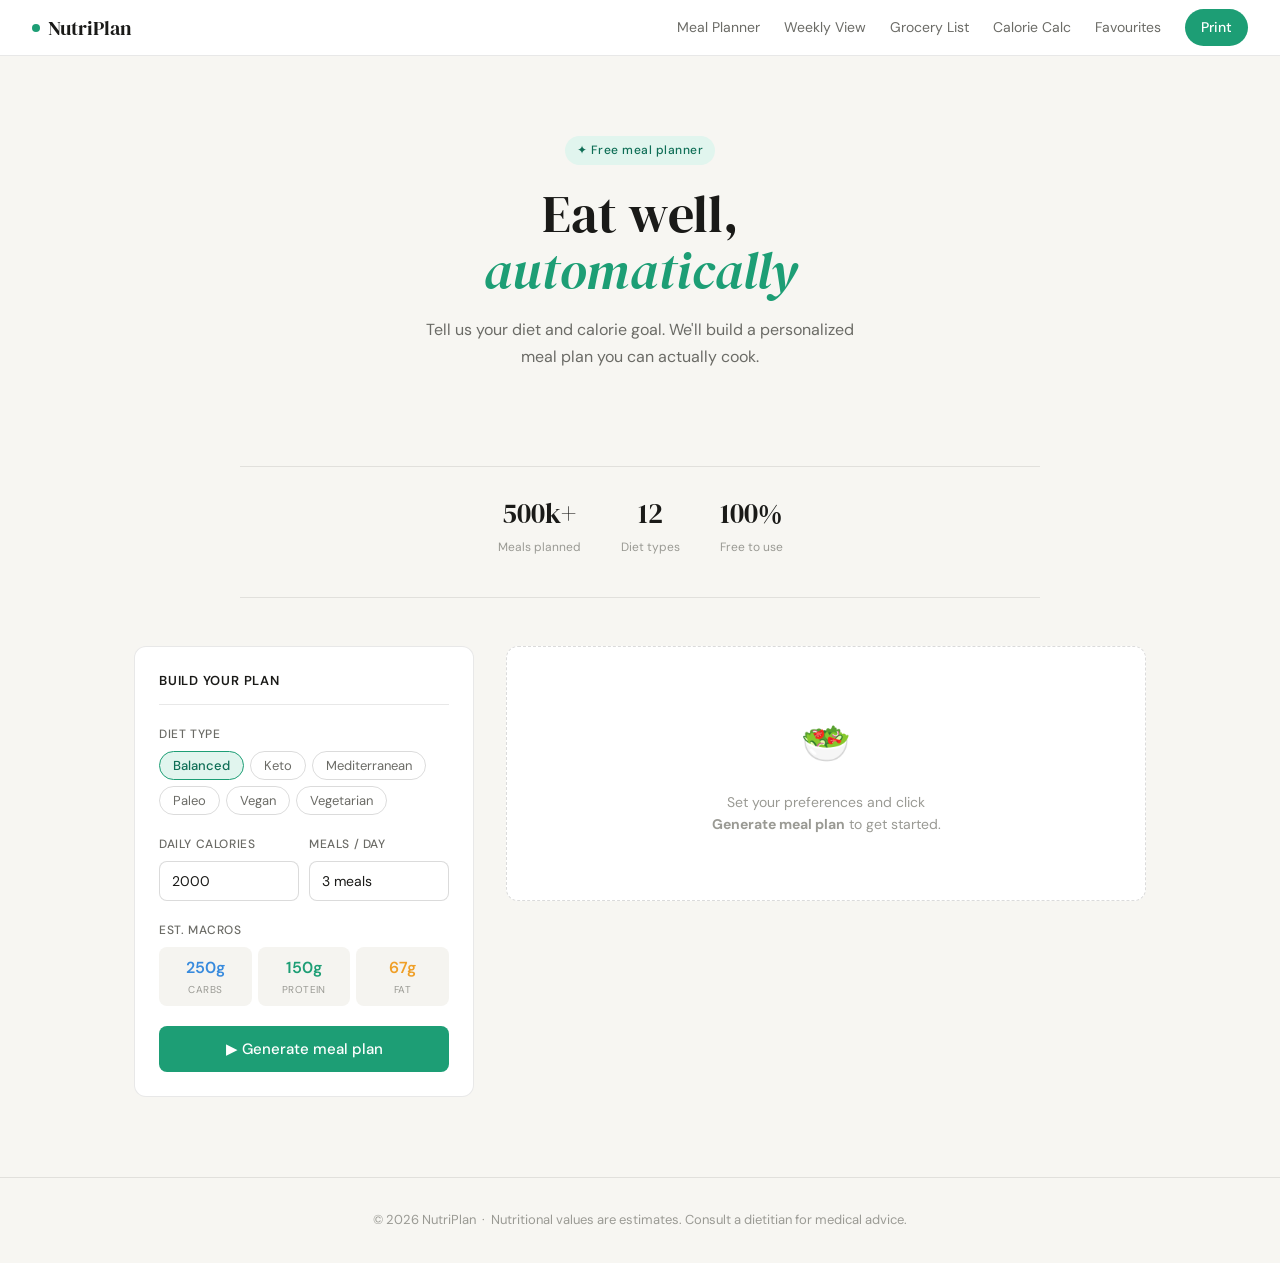
<file: food-website.html>
<!DOCTYPE html>
<html lang="en">
<head>
<meta charset="UTF-8">
<meta name="viewport" content="width=device-width, initial-scale=1.0">
<title>NutriPlan — Automatic Meal Planner</title>
<link href="https://fonts.googleapis.com/css2?family=DM+Sans:wght@400;500;600&family=DM+Serif+Display&display=swap" rel="stylesheet">
<style>
  *, *::before, *::after { box-sizing: border-box; margin: 0; padding: 0; }

  :root {
    --green: #1D9E75;
    --green-dark: #0F6E56;
    --green-light: #E1F5EE;
    --green-mid: #9FE1CB;
    --amber: #EF9F27;
    --amber-light: #FAEEDA;
    --blue: #378ADD;
    --blue-light: #E6F1FB;
    --bg: #F7F6F2;
    --surface: #FFFFFF;
    --border: rgba(0,0,0,0.09);
    --border-md: rgba(0,0,0,0.14);
    --text: #1a1a18;
    --text-muted: #6b6b66;
    --text-faint: #9a9a94;
    --radius: 12px;
    --radius-sm: 8px;
    --radius-pill: 99px;
  }

  html { scroll-behavior: smooth; }

  body {
    font-family: 'DM Sans', sans-serif;
    background: var(--bg);
    color: var(--text);
    min-height: 100vh;
    font-size: 15px;
    line-height: 1.6;
  }

  /* NAV */
  nav {
    background: var(--surface);
    border-bottom: 0.5px solid var(--border);
    padding: 0 2rem;
    height: 56px;
    display: flex;
    align-items: center;
    justify-content: space-between;
    position: sticky;
    top: 0;
    z-index: 100;
  }

  .logo {
    font-family: 'DM Serif Display', serif;
    font-size: 20px;
    color: var(--text);
    text-decoration: none;
    display: flex;
    align-items: center;
    gap: 8px;
  }

  .logo-dot { width: 8px; height: 8px; background: var(--green); border-radius: 50%; }

  .nav-links { display: flex; gap: 1.5rem; align-items: center; }
  .nav-links a { font-size: 14px; color: var(--text-muted); text-decoration: none; }
  .nav-links a:hover { color: var(--text); }
  .nav-cta {
    background: var(--green);
    color: white !important;
    padding: 7px 16px;
    border-radius: var(--radius-pill);
    font-size: 13px;
    font-weight: 500;
  }
  .nav-cta:hover { background: var(--green-dark) !important; }

  /* HERO */
  .hero {
    text-align: center;
    padding: 5rem 1.5rem 3.5rem;
    max-width: 640px;
    margin: 0 auto;
  }

  .hero-eyebrow {
    display: inline-flex;
    align-items: center;
    gap: 6px;
    background: var(--green-light);
    color: var(--green-dark);
    font-size: 12px;
    font-weight: 500;
    padding: 5px 12px;
    border-radius: var(--radius-pill);
    margin-bottom: 1.25rem;
    letter-spacing: 0.04em;
  }

  .hero h1 {
    font-family: 'DM Serif Display', serif;
    font-size: clamp(36px, 6vw, 52px);
    font-weight: 400;
    line-height: 1.1;
    color: var(--text);
    margin-bottom: 1rem;
  }

  .hero h1 em {
    font-style: italic;
    color: var(--green);
  }

  .hero p {
    font-size: 16px;
    color: var(--text-muted);
    max-width: 440px;
    margin: 0 auto 2.5rem;
    line-height: 1.7;
  }

  /* STATS ROW */
  .stats {
    display: flex;
    justify-content: center;
    gap: 2.5rem;
    padding: 1.5rem 0 2.5rem;
    border-top: 0.5px solid var(--border);
    border-bottom: 0.5px solid var(--border);
    margin-bottom: 3rem;
    max-width: 800px;
    margin-left: auto;
    margin-right: auto;
  }

  .stat { text-align: center; }
  .stat-num { font-family: 'DM Serif Display', serif; font-size: 28px; color: var(--text); }
  .stat-lbl { font-size: 12px; color: var(--text-faint); margin-top: 2px; }

  /* MAIN LAYOUT */
  .main {
    max-width: 1060px;
    margin: 0 auto;
    padding: 0 1.5rem 5rem;
    display: grid;
    grid-template-columns: 340px 1fr;
    gap: 2rem;
    align-items: start;
  }

  /* PLANNER PANEL */
  .panel {
    background: var(--surface);
    border: 0.5px solid var(--border);
    border-radius: var(--radius);
    padding: 1.5rem;
    position: sticky;
    top: 72px;
  }

  .panel-title {
    font-size: 13px;
    font-weight: 600;
    color: var(--text);
    margin-bottom: 1.25rem;
    padding-bottom: 0.75rem;
    border-bottom: 0.5px solid var(--border);
    text-transform: uppercase;
    letter-spacing: 0.06em;
  }

  .field-label {
    font-size: 12px;
    font-weight: 500;
    color: var(--text-muted);
    margin-bottom: 7px;
    text-transform: uppercase;
    letter-spacing: 0.05em;
  }

  .field { margin-bottom: 1.25rem; }

  .pill-group { display: flex; flex-wrap: wrap; gap: 6px; }

  .pill {
    padding: 5px 13px;
    border-radius: var(--radius-pill);
    border: 0.5px solid var(--border-md);
    font-size: 13px;
    cursor: pointer;
    background: transparent;
    color: var(--text-muted);
    transition: all 0.15s;
    font-family: 'DM Sans', sans-serif;
  }

  .pill:hover { border-color: var(--green); color: var(--green); background: var(--green-light); }
  .pill.active { background: var(--green-light); border-color: var(--green); color: var(--green-dark); font-weight: 500; }

  .input-row { display: grid; grid-template-columns: 1fr 1fr; gap: 10px; }

  input[type="number"], select {
    width: 100%;
    height: 40px;
    padding: 0 12px;
    border: 0.5px solid var(--border-md);
    border-radius: var(--radius-sm);
    font-size: 14px;
    background: var(--surface);
    color: var(--text);
    font-family: 'DM Sans', sans-serif;
    appearance: none;
  }

  input[type="number"]:focus, select:focus {
    outline: none;
    border-color: var(--green);
    box-shadow: 0 0 0 3px var(--green-light);
  }

  .macro-strip {
    display: grid;
    grid-template-columns: 1fr 1fr 1fr;
    gap: 6px;
    margin-bottom: 1.25rem;
  }

  .macro-chip {
    background: #f5f4f0;
    border-radius: var(--radius-sm);
    padding: 8px 10px;
    text-align: center;
  }

  .macro-chip .mval { font-size: 16px; font-weight: 600; }
  .macro-chip .mlbl { font-size: 10px; color: var(--text-faint); margin-top: 1px; text-transform: uppercase; letter-spacing: 0.04em; }
  .macro-chip.mc-carb .mval { color: var(--blue); }
  .macro-chip.mc-prot .mval { color: var(--green); }
  .macro-chip.mc-fat .mval { color: var(--amber); }

  .gen-btn {
    width: 100%;
    height: 46px;
    background: var(--green);
    color: white;
    border: none;
    border-radius: var(--radius-sm);
    font-size: 15px;
    font-weight: 500;
    cursor: pointer;
    font-family: 'DM Sans', sans-serif;
    transition: background 0.15s;
    display: flex;
    align-items: center;
    justify-content: center;
    gap: 8px;
  }

  .gen-btn:hover { background: var(--green-dark); }
  .gen-btn:active { transform: scale(0.99); }

  /* RESULTS PANEL */
  .results { min-height: 300px; }

  .results-empty {
    background: var(--surface);
    border: 0.5px dashed var(--border-md);
    border-radius: var(--radius);
    padding: 4rem 2rem;
    text-align: center;
    color: var(--text-faint);
  }

  .results-empty .empty-icon { font-size: 40px; margin-bottom: 1rem; }
  .results-empty p { font-size: 14px; line-height: 1.6; max-width: 260px; margin: 0 auto; }

  .day-header {
    display: flex;
    align-items: center;
    justify-content: space-between;
    margin-bottom: 1rem;
  }

  .day-title {
    font-family: 'DM Serif Display', serif;
    font-size: 22px;
    color: var(--text);
  }

  .total-badge {
    background: var(--green-light);
    color: var(--green-dark);
    font-size: 12px;
    font-weight: 500;
    padding: 4px 12px;
    border-radius: var(--radius-pill);
  }

  .meal-list { display: flex; flex-direction: column; gap: 10px; }

  .meal-card {
    background: var(--surface);
    border: 0.5px solid var(--border);
    border-radius: var(--radius);
    padding: 1rem 1.25rem;
    display: grid;
    grid-template-columns: 1fr auto;
    gap: 0.5rem;
    align-items: start;
    transition: border-color 0.15s;
    animation: slideIn 0.3s ease both;
  }

  .meal-card:hover { border-color: var(--green-mid); }

  @keyframes slideIn {
    from { opacity: 0; transform: translateY(8px); }
    to { opacity: 1; transform: translateY(0); }
  }

  .meal-card:nth-child(1) { animation-delay: 0.05s; }
  .meal-card:nth-child(2) { animation-delay: 0.1s; }
  .meal-card:nth-child(3) { animation-delay: 0.15s; }
  .meal-card:nth-child(4) { animation-delay: 0.2s; }
  .meal-card:nth-child(5) { animation-delay: 0.25s; }
  .meal-card:nth-child(6) { animation-delay: 0.3s; }

  .meal-type-tag {
    font-size: 10px;
    font-weight: 600;
    text-transform: uppercase;
    letter-spacing: 0.07em;
    color: var(--text-faint);
    margin-bottom: 4px;
  }

  .meal-name { font-size: 15px; font-weight: 500; color: var(--text); margin-bottom: 4px; }
  .meal-desc { font-size: 13px; color: var(--text-muted); line-height: 1.5; margin-bottom: 10px; }

  .meal-macros { display: flex; gap: 10px; flex-wrap: wrap; }

  .macro-tag {
    display: flex;
    align-items: center;
    gap: 4px;
    font-size: 12px;
    color: var(--text-muted);
  }

  .mdot {
    width: 6px;
    height: 6px;
    border-radius: 50%;
    flex-shrink: 0;
  }

  .mdot-carb { background: var(--blue); }
  .mdot-prot { background: var(--green); }
  .mdot-fat { background: var(--amber); }

  .meal-cal-col { text-align: right; }
  .meal-cal { font-size: 17px; font-weight: 600; color: var(--text); }
  .meal-cal-lbl { font-size: 10px; color: var(--text-faint); text-transform: uppercase; letter-spacing: 0.04em; }

  /* SUMMARY BAR */
  .summary-bar {
    background: var(--surface);
    border: 0.5px solid var(--border);
    border-radius: var(--radius);
    padding: 1rem 1.5rem;
    display: grid;
    grid-template-columns: repeat(4, 1fr);
    gap: 1rem;
    margin-top: 1rem;
    text-align: center;
  }

  .sum-val { font-size: 18px; font-weight: 600; color: var(--text); }
  .sum-lbl { font-size: 11px; color: var(--text-faint); text-transform: uppercase; letter-spacing: 0.04em; margin-top: 2px; }

  /* FOOTER */
  footer {
    text-align: center;
    padding: 2rem;
    font-size: 13px;
    color: var(--text-faint);
    border-top: 0.5px solid var(--border);
  }

  /* RESPONSIVE */
  @media (max-width: 720px) {
    .main { grid-template-columns: 1fr; }
    .panel { position: static; }
    .stats { gap: 1.5rem; }
    .summary-bar { grid-template-columns: 1fr 1fr; }
  }
</style>
</head>
<body>

<nav>
  <a href="index.html" class="logo">
    <span class="logo-dot"></span>
    NutriPlan
  </a>
  <div class="nav-links">
    <a href="index.html">Meal Planner</a>
    <a href="weekly.html">Weekly View</a>
    <a href="grocery.html">Grocery List</a>
    <a href="calculator.html">Calorie Calc</a>
    <a href="favourites.html">Favourites</a>
    <a href="print.html" class="nav-cta">Print</a>
  </div>
</nav>

<div class="hero">
  <div class="hero-eyebrow">✦ Free meal planner</div>
  <h1>Eat well,<br><em>automatically</em></h1>
  <p>Tell us your diet and calorie goal. We'll build a personalized meal plan you can actually cook.</p>
</div>

<div class="stats">
  <div class="stat"><div class="stat-num">500k+</div><div class="stat-lbl">Meals planned</div></div>
  <div class="stat"><div class="stat-num">12</div><div class="stat-lbl">Diet types</div></div>
  <div class="stat"><div class="stat-num">100%</div><div class="stat-lbl">Free to use</div></div>
</div>

<div class="main">

  <!-- LEFT: PLANNER CONTROLS -->
  <div class="panel">
    <div class="panel-title">Build your plan</div>

    <div class="field">
      <div class="field-label">Diet type</div>
      <div class="pill-group" id="dietGroup">
        <button class="pill active" data-diet="Balanced">Balanced</button>
        <button class="pill" data-diet="Keto">Keto</button>
        <button class="pill" data-diet="Mediterranean">Mediterranean</button>
        <button class="pill" data-diet="Paleo">Paleo</button>
        <button class="pill" data-diet="Vegan">Vegan</button>
        <button class="pill" data-diet="Vegetarian">Vegetarian</button>
      </div>
    </div>

    <div class="field input-row">
      <div>
        <div class="field-label">Daily calories</div>
        <input type="number" id="calories" value="2000" min="1000" max="4000" step="50">
      </div>
      <div>
        <div class="field-label">Meals / day</div>
        <select id="mealCount">
          <option value="2">2 meals</option>
          <option value="3" selected>3 meals</option>
          <option value="4">4 meals</option>
          <option value="5">5 meals</option>
        </select>
      </div>
    </div>

    <div class="field">
      <div class="field-label">Est. macros</div>
      <div class="macro-strip">
        <div class="macro-chip mc-carb"><div class="mval" id="mCarbs">250g</div><div class="mlbl">Carbs</div></div>
        <div class="macro-chip mc-prot"><div class="mval" id="mProt">150g</div><div class="mlbl">Protein</div></div>
        <div class="macro-chip mc-fat"><div class="mval" id="mFat">67g</div><div class="mlbl">Fat</div></div>
      </div>
    </div>

    <button class="gen-btn" id="genBtn" onclick="generate()">
      &#9654; Generate meal plan
    </button>
  </div>

  <!-- RIGHT: RESULTS -->
  <div class="results" id="results">
    <div class="results-empty">
      <div class="empty-icon">🥗</div>
      <p>Set your preferences and click <strong>Generate meal plan</strong> to get started.</p>
    </div>
  </div>

</div>

<footer>
  © 2026 NutriPlan &nbsp;·&nbsp; Nutritional values are estimates. Consult a dietitian for medical advice.
</footer>

<script>
  // ── STATE ──
  let selectedDiet = 'Balanced';

  // ── MEAL DATA ──
  const mealDB = {
    Balanced: {
      Breakfast: [
        { name: 'Oats with banana & honey', desc: 'Rolled oats cooked in milk, topped with sliced banana, a drizzle of honey, and a sprinkle of chia seeds.', calories: 380, carbs: 65, protein: 12, fat: 8 },
        { name: 'Scrambled eggs on whole-grain toast', desc: 'Three eggs scrambled with butter, served on two slices of whole-grain toast with sliced avocado.', calories: 420, carbs: 32, protein: 24, fat: 22 },
      ],
      'Morning snack': [
        { name: 'Greek yogurt with mixed berries', desc: 'Full-fat Greek yogurt topped with fresh strawberries, blueberries, and a handful of walnuts.', calories: 210, carbs: 20, protein: 14, fat: 8 },
        { name: 'Apple with almond butter', desc: 'One medium apple, sliced, served with two tablespoons of natural almond butter.', calories: 190, carbs: 26, protein: 5, fat: 9 },
      ],
      Lunch: [
        { name: 'Grilled chicken & quinoa bowl', desc: 'Grilled chicken breast over fluffy quinoa with roasted red peppers, cucumber, cherry tomatoes, and lemon-herb dressing.', calories: 520, carbs: 48, protein: 45, fat: 12 },
        { name: 'Tuna salad wrap', desc: 'Whole-wheat wrap filled with tuna, celery, red onion, light mayo, and mixed greens.', calories: 480, carbs: 40, protein: 38, fat: 14 },
      ],
      'Afternoon snack': [
        { name: 'Hummus with veggie sticks', desc: 'Three tablespoons of hummus served with carrot sticks, cucumber slices, and bell pepper strips.', calories: 160, carbs: 18, protein: 6, fat: 7 },
        { name: 'Cottage cheese & pineapple', desc: 'Half cup low-fat cottage cheese with fresh pineapple chunks and a pinch of cinnamon.', calories: 175, carbs: 22, protein: 14, fat: 3 },
      ],
      Dinner: [
        { name: 'Salmon with sweet potato & broccoli', desc: 'Baked salmon fillet seasoned with garlic and dill, served with roasted sweet potato wedges and steamed broccoli.', calories: 590, carbs: 45, protein: 48, fat: 18 },
        { name: 'Beef stir-fry with brown rice', desc: 'Lean beef strips wok-fried with snap peas, bell peppers, and soy-ginger sauce, served over brown rice.', calories: 610, carbs: 62, protein: 42, fat: 16 },
      ],
    },
    Keto: {
      Breakfast: [
        { name: 'Bacon & avocado egg cups', desc: 'Eggs baked inside avocado halves, wrapped with crispy bacon strips, seasoned with salt, pepper, and chilli flakes.', calories: 420, carbs: 6, protein: 22, fat: 36 },
        { name: 'Cream cheese omelette', desc: 'Three-egg omelette filled with cream cheese, spinach, and smoked salmon.', calories: 380, carbs: 3, protein: 26, fat: 30 },
      ],
      'Morning snack': [
        { name: 'Macadamia nuts & cheddar', desc: 'A small handful of macadamia nuts paired with two slices of aged cheddar cheese.', calories: 240, carbs: 3, protein: 8, fat: 22 },
        { name: 'Pork rinds with guacamole', desc: 'Light and crispy pork rinds served with fresh guacamole made with avocado, lime, and cilantro.', calories: 210, carbs: 2, protein: 10, fat: 18 },
      ],
      Lunch: [
        { name: 'Lettuce-wrap BLT burger', desc: 'Grass-fed beef patty with bacon, tomato, and mayo, wrapped in crisp butter lettuce leaves instead of a bun.', calories: 540, carbs: 5, protein: 38, fat: 42 },
        { name: 'Cauliflower chicken soup', desc: 'Creamy soup made with chicken thighs, cauliflower, heavy cream, garlic, and fresh thyme.', calories: 480, carbs: 8, protein: 35, fat: 35 },
      ],
      'Afternoon snack': [
        { name: 'Celery with cream cheese', desc: 'Fresh celery stalks filled with herbed cream cheese and topped with everything bagel seasoning.', calories: 150, carbs: 3, protein: 4, fat: 14 },
      ],
      Dinner: [
        { name: 'Ribeye steak with asparagus', desc: 'Pan-seared ribeye cooked in butter and rosemary, served alongside roasted asparagus spears and a lemon butter sauce.', calories: 680, carbs: 6, protein: 52, fat: 50 },
        { name: 'Garlic butter shrimp zoodles', desc: 'Jumbo shrimp sautéed in garlic butter over spiralized zucchini noodles, finished with parmesan and fresh parsley.', calories: 420, carbs: 8, protein: 40, fat: 26 },
      ],
    },
    Mediterranean: {
      Breakfast: [
        { name: 'Shakshuka with feta', desc: 'Eggs poached in a spiced tomato and pepper sauce, finished with crumbled feta and fresh herbs, served with crusty bread.', calories: 400, carbs: 35, protein: 20, fat: 20 },
        { name: 'Labneh toast with za\'atar', desc: 'Thick strained yogurt spread on sourdough toast, drizzled with olive oil, dusted with za\'atar, and topped with cucumber.', calories: 340, carbs: 38, protein: 15, fat: 14 },
      ],
      Lunch: [
        { name: 'Greek salad with grilled halloumi', desc: 'Tomatoes, cucumber, Kalamata olives, red onion, and grilled halloumi with a generous pour of extra-virgin olive oil and oregano.', calories: 480, carbs: 18, protein: 22, fat: 38 },
        { name: 'Chicken shawarma bowl', desc: 'Spiced chicken thighs over herbed rice with tabbouleh, hummus, pickled turnips, and garlic sauce.', calories: 560, carbs: 52, protein: 40, fat: 20 },
      ],
      Dinner: [
        { name: 'Lemon herb sea bass', desc: 'Pan-roasted sea bass with a caper-lemon sauce, served over warm white bean ragout with wilted spinach.', calories: 520, carbs: 28, protein: 48, fat: 22 },
        { name: 'Lamb kofta with couscous', desc: 'Grilled lamb kofta skewers with a mint-yogurt dip, served alongside fluffy couscous and a roasted red pepper salad.', calories: 600, carbs: 45, protein: 42, fat: 26 },
      ],
    },
    Paleo: {
      Breakfast: [
        { name: 'Sweet potato hash with eggs', desc: 'Diced sweet potato pan-fried with bell peppers, onions, and turkey sausage, topped with two fried eggs.', calories: 430, carbs: 38, protein: 28, fat: 18 },
      ],
      Lunch: [
        { name: 'Grilled chicken & mango salad', desc: 'Sliced grilled chicken breast over mixed greens with fresh mango, red onion, toasted coconut, and a lime-avocado dressing.', calories: 490, carbs: 32, protein: 40, fat: 20 },
      ],
      Dinner: [
        { name: 'Bison burger with roasted veg', desc: 'Bison patty seasoned with garlic and herbs, served with roasted Brussels sprouts, carrots, and a herb aioli.', calories: 580, carbs: 24, protein: 48, fat: 32 },
      ],
    },
    Vegan: {
      Breakfast: [
        { name: 'Smoothie bowl', desc: 'Blended acai, frozen banana, and mixed berries, topped with granola, hemp seeds, sliced kiwi, and almond butter.', calories: 420, carbs: 70, protein: 10, fat: 12 },
        { name: 'Tofu scramble & toast', desc: 'Crumbled silken tofu cooked with turmeric, nutritional yeast, spinach, and tomatoes, served on multigrain toast.', calories: 380, carbs: 36, protein: 22, fat: 14 },
      ],
      Lunch: [
        { name: 'Lentil & roasted veggie wrap', desc: 'Spiced red lentils with roasted courgette, aubergine, and harissa, rolled in a whole-wheat wrap with cashew cream.', calories: 520, carbs: 72, protein: 22, fat: 14 },
        { name: 'Buddha bowl', desc: 'Falafel over brown rice with roasted chickpeas, shredded red cabbage, cucumber, and tahini drizzle.', calories: 560, carbs: 80, protein: 18, fat: 18 },
      ],
      'Afternoon snack': [
        { name: 'Edamame with sea salt', desc: 'Steamed edamame pods, generously salted with flaky sea salt and a squeeze of lemon.', calories: 180, carbs: 14, protein: 14, fat: 6 },
      ],
      Dinner: [
        { name: 'Mushroom & black bean tacos', desc: 'Sautéed portobello mushrooms and spiced black beans in corn tortillas with pico de gallo, avocado, and lime crema.', calories: 540, carbs: 72, protein: 18, fat: 20 },
        { name: 'Thai green curry with tofu', desc: 'Extra-firm tofu and mixed vegetables simmered in coconut milk green curry, served over jasmine rice with fresh basil.', calories: 580, carbs: 68, protein: 20, fat: 24 },
      ],
    },
    Vegetarian: {
      Breakfast: [
        { name: 'Bircher muesli', desc: 'Rolled oats soaked overnight in apple juice and milk, mixed with grated apple, toasted almonds, and cinnamon.', calories: 390, carbs: 62, protein: 12, fat: 10 },
        { name: 'Poached eggs & avocado toast', desc: 'Two poached eggs on sourdough toast with smashed avocado, cherry tomatoes, chilli flakes, and microgreens.', calories: 420, carbs: 34, protein: 20, fat: 22 },
      ],
      Lunch: [
        { name: 'Caprese & pesto panini', desc: 'Pressed ciabatta filled with fresh mozzarella, tomato, basil pesto, and sun-dried tomatoes.', calories: 500, carbs: 46, protein: 22, fat: 26 },
        { name: 'Roasted tomato soup with crusty bread', desc: 'Slow-roasted tomatoes blended into a silky soup with basil and cream, served with a thick slice of sourdough.', calories: 360, carbs: 48, protein: 10, fat: 14 },
      ],
      Dinner: [
        { name: 'Mushroom risotto', desc: 'Arborio rice slow-cooked with a mix of wild mushrooms, white wine, shallots, and finished with parmesan and fresh thyme.', calories: 580, carbs: 72, protein: 18, fat: 20 },
        { name: 'Paneer tikka masala', desc: 'Marinated paneer cubes in a rich tomato-cream sauce spiced with garam masala, served with basmati rice and warm naan.', calories: 620, carbs: 64, protein: 26, fat: 28 },
      ],
    },
  };

  const mealSlots = {
    2: ['Lunch', 'Dinner'],
    3: ['Breakfast', 'Lunch', 'Dinner'],
    4: ['Breakfast', 'Lunch', 'Afternoon snack', 'Dinner'],
    5: ['Breakfast', 'Morning snack', 'Lunch', 'Afternoon snack', 'Dinner'],
  };

  // ── DIET SELECT ──
  document.getElementById('dietGroup').addEventListener('click', e => {
    const pill = e.target.closest('.pill');
    if (!pill) return;
    document.querySelectorAll('.pill').forEach(p => p.classList.remove('active'));
    pill.classList.add('active');
    selectedDiet = pill.dataset.diet;
    updateMacros();
  });

  // ── MACRO CALC ──
  function updateMacros() {
    const cal = parseInt(document.getElementById('calories').value) || 2000;
    const d = selectedDiet;
    let c = 0.5, p = 0.25, f = 0.25;
    if (d === 'Keto') { c = 0.05; p = 0.25; f = 0.70; }
    else if (d === 'Mediterranean') { c = 0.45; p = 0.20; f = 0.35; }
    else if (d === 'Paleo') { c = 0.30; p = 0.35; f = 0.35; }
    else if (d === 'Vegan') { c = 0.60; p = 0.15; f = 0.25; }
    else if (d === 'Vegetarian') { c = 0.55; p = 0.18; f = 0.27; }
    document.getElementById('mCarbs').textContent = Math.round(cal * c / 4) + 'g';
    document.getElementById('mProt').textContent  = Math.round(cal * p / 4) + 'g';
    document.getElementById('mFat').textContent   = Math.round(cal * f / 9) + 'g';
  }

  document.getElementById('calories').addEventListener('input', updateMacros);

  // ── GENERATE ──
  function generate() {
    const cal = parseInt(document.getElementById('calories').value) || 2000;
    const count = parseInt(document.getElementById('mealCount').value);
    const slots = mealSlots[count];
    const dietData = mealDB[selectedDiet] || mealDB['Balanced'];

    // Fallback slots if diet doesn't have all slots
    const fallback = mealDB['Balanced'];

    const perMeal = Math.round(cal / slots.length);

    const meals = slots.map(slot => {
      const pool = (dietData[slot] && dietData[slot].length) ? dietData[slot] : (fallback[slot] || fallback['Lunch']);
      const base = pool[Math.floor(Math.random() * pool.length)];
      // Scale calories proportionally
      const scale = perMeal / base.calories;
      return {
        type: slot,
        name: base.name,
        desc: base.desc,
        calories: Math.round(base.calories * scale),
        carbs: Math.round(base.carbs * scale),
        protein: Math.round(base.protein * scale),
        fat: Math.round(base.fat * scale),
      };
    });

    renderResults(meals, cal);
  }

  function renderResults(meals, totalGoal) {
    const totalCal  = meals.reduce((s, m) => s + m.calories, 0);
    const totalCarb = meals.reduce((s, m) => s + m.carbs, 0);
    const totalProt = meals.reduce((s, m) => s + m.protein, 0);
    const totalFat  = meals.reduce((s, m) => s + m.fat, 0);

    const mealsHtml = meals.map(m => `
      <div class="meal-card">
        <div>
          <div class="meal-type-tag">${m.type}</div>
          <div class="meal-name">${m.name}</div>
          <div class="meal-desc">${m.desc}</div>
          <div class="meal-macros">
            <div class="macro-tag"><span class="mdot mdot-carb"></span>${m.carbs}g carbs</div>
            <div class="macro-tag"><span class="mdot mdot-prot"></span>${m.protein}g protein</div>
            <div class="macro-tag"><span class="mdot mdot-fat"></span>${m.fat}g fat</div>
          </div>
        </div>
        <div class="meal-cal-col">
          <div class="meal-cal">${m.calories}</div>
          <div class="meal-cal-lbl">kcal</div>
        </div>
      </div>
    `).join('');

    document.getElementById('results').innerHTML = `
      <div class="day-header">
        <div class="day-title">Today's meal plan</div>
        <div class="total-badge">${totalCal} kcal total</div>
      </div>
      <div class="meal-list">${mealsHtml}</div>
      <div class="summary-bar">
        <div><div class="sum-val">${totalCal}</div><div class="sum-lbl">Calories</div></div>
        <div><div class="sum-val" style="color: var(--blue)">${totalCarb}g</div><div class="sum-lbl">Carbs</div></div>
        <div><div class="sum-val" style="color: var(--green)">${totalProt}g</div><div class="sum-lbl">Protein</div></div>
        <div><div class="sum-val" style="color: var(--amber)">${totalFat}g</div><div class="sum-lbl">Fat</div></div>
      </div>
    `;
  }
</script>

</body>
</html>
</file>
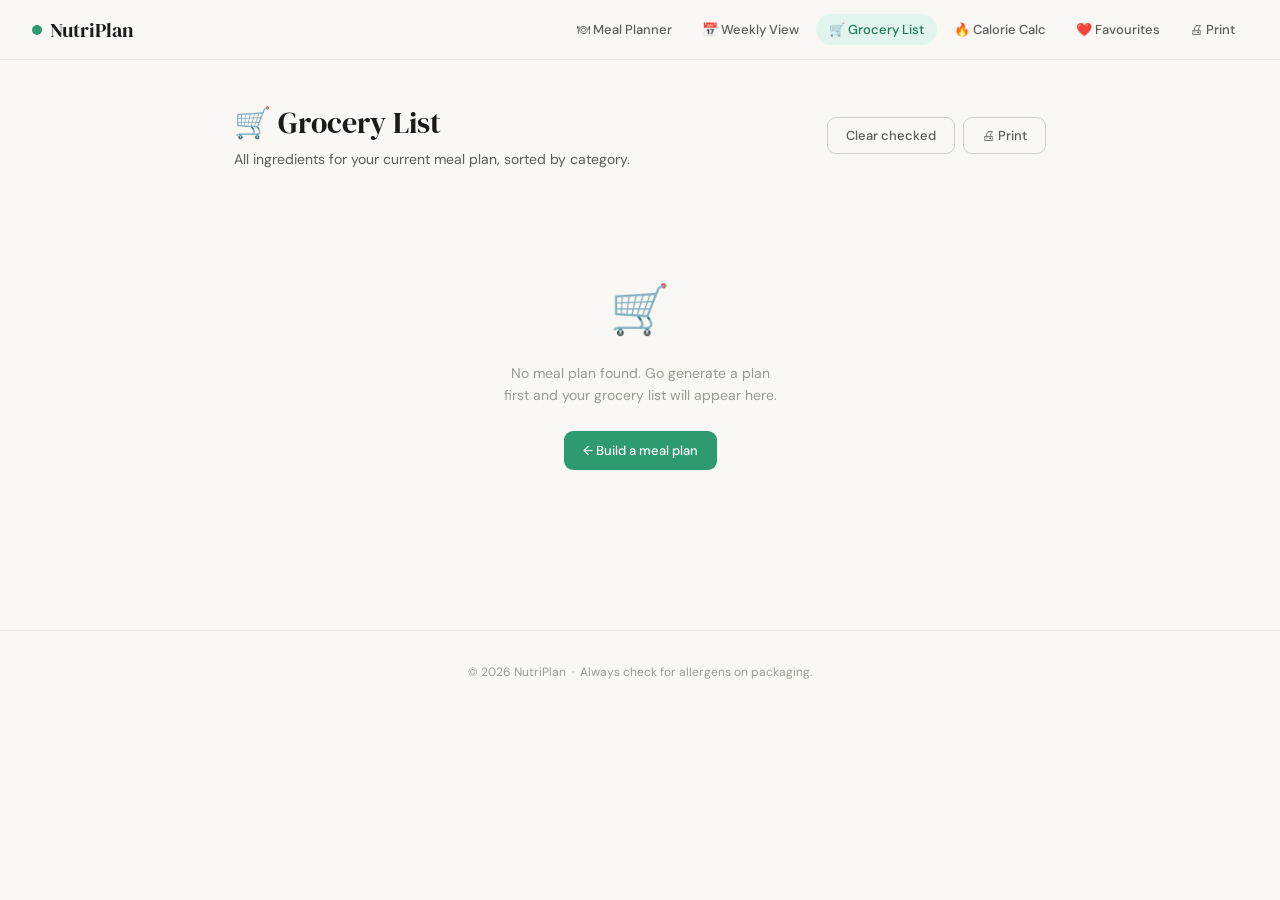
<file: Grocery.html>
<!DOCTYPE html>
<html lang="en">
<head>
<meta charset="UTF-8">
<meta name="viewport" content="width=device-width, initial-scale=1.0">
<title>NutriPlan — Grocery List</title>
<link href="https://fonts.googleapis.com/css2?family=DM+Sans:wght@400;500;600&family=DM+Serif+Display&display=swap" rel="stylesheet">
<link rel="stylesheet" href="common.css">
<style>
.grocery-wrap { display: grid; grid-template-columns: 1fr 1fr; gap: 1.5rem; }
.category-card { background: var(--surface); border: 0.5px solid var(--border); border-radius: var(--radius); overflow: hidden; }
.cat-head { padding: 1rem 1.25rem; border-bottom: 0.5px solid var(--border); display: flex; align-items: center; gap: 10px; }
.cat-icon { font-size: 20px; }
.cat-name { font-size: 14px; font-weight: 600; }
.cat-count { margin-left: auto; font-size: 12px; color: var(--text-faint); background: #f5f4f0; padding: 2px 10px; border-radius: var(--radius-pill); }
.item-list { padding: 0.5rem 0; }
.grocery-item { display: flex; align-items: center; gap: 10px; padding: 9px 1.25rem; cursor: pointer; transition: background 0.1s; border-bottom: 0.5px solid var(--border); }
.grocery-item:last-child { border-bottom: none; }
.grocery-item:hover { background: var(--bg); }
.grocery-item.checked { opacity: 0.45; }
.grocery-item.checked .gi-name { text-decoration: line-through; }
.gi-check { width: 18px; height: 18px; border: 1.5px solid var(--border-md); border-radius: 5px; flex-shrink: 0; display: flex; align-items: center; justify-content: center; font-size: 11px; transition: all 0.15s; }
.grocery-item.checked .gi-check { background: var(--green); border-color: var(--green); color: white; }
.gi-name { font-size: 14px; flex: 1; }
.gi-qty  { font-size: 12px; color: var(--text-faint); white-space: nowrap; }
.top-bar { display: flex; align-items: center; gap: 10px; margin-bottom: 1.5rem; flex-wrap: wrap; }
.progress-wrap { flex: 1; min-width: 160px; }
.progress-label { font-size: 12px; color: var(--text-faint); margin-bottom: 5px; }
.progress-bar-bg { background: var(--border); border-radius: 100px; height: 6px; overflow: hidden; }
.progress-bar-fill { background: var(--green); height: 100%; border-radius: 100px; transition: width 0.3s; }
.empty-state { text-align: center; padding: 5rem 1rem; color: var(--text-faint); }
.empty-state .ei { font-size: 48px; margin-bottom: 1rem; }
.empty-state p { font-size: 14px; max-width: 280px; margin: 0 auto 1.5rem; line-height: 1.6; }
@media(max-width:640px){ .grocery-wrap{ grid-template-columns: 1fr; } }
</style>
</head>
<body>
<nav>
  <a href="index.html" class="logo"><span class="logo-dot"></span>NutriPlan</a>
  <div class="nav-links" id="nav-links"></div>
</nav>

<div class="page-header">
  <div>
    <h1>🛒 Grocery List</h1>
    <p>All ingredients for your current meal plan, sorted by category.</p>
  </div>
  <div style="display:flex;gap:8px;flex-shrink:0">
    <button class="btn btn-outline" onclick="clearChecked()">Clear checked</button>
    <button class="btn btn-outline" onclick="window.print()">🖨 Print</button>
  </div>
</div>

<div class="content-wrap">
  <div id="top-bar-wrap"></div>
  <div id="grocery-wrap">
    <div class="empty-state">
      <div class="ei">🛒</div>
      <p>No meal plan found. Go generate a plan first and your grocery list will appear here.</p>
      <a href="index.html" class="btn btn-primary">← Build a meal plan</a>
    </div>
  </div>
</div>

<footer>© 2026 NutriPlan &nbsp;·&nbsp; Always check for allergens on packaging.</footer>

<script src="data.js"></script>
<script>
  renderNav('grocery.html');

  const CATEGORIES = {
    'Produce 🥦':   ['berries','banana','apple','mango','blueberries','strawberries','kiwi','figs','dates','avocado','tomato','tomatoes','cherry tomatoes','spinach','lettuce','romaine','arugula','cucumber','celery','carrot','carrots','bell pepper','zucchini','courgette','cauliflower','broccoli','asparagus','broccolini','green beans','fennel','red onion','onion','mushrooms','mixed mushrooms','lemon','lime','parsley','coriander','mint','dill','thyme','rosemary','basil','fresh herbs','ginger','garlic','sweet potato','parsnip','cabbage slaw','kiwi'],
    'Protein 🥩':   ['chicken breast','chicken thighs','ground beef','beef','bison mince','lamb chops','ground lamb','lamb','bacon','salami','beef jerky','tuna','tuna steaks','salmon','smoked salmon','sea bass','sea bream','prawns','clams','eggs','tofu','firm tofu','jackfruit','paneer'],
    'Dairy & Eggs 🥛': ['greek yoghurt','yoghurt','milk','cream','heavy cream','coconut milk','butter','ghee','cheese','cheddar','feta','mozzarella','parmesan','cream cheese','blue cheese','raita'],
    'Pantry 🥫':    ['rolled oats','oats','granola','quinoa','brown rice','basmati rice','jasmine rice','arborio rice','couscous','lentils','red lentils','chickpeas','black beans','edamame','almond flour','pasta','linguine','sourdough','pitta','naan','flatbread','wrap','whole-wheat wrap','sub roll','burger bun','corn tortillas','peanut butter','almond butter','tahini','hummus','honey','maple syrup','olive oil','coconut oil','soy sauce','sesame oil','white wine','balsamic glaze','chipotle paste','tikka spice mix','biryani spice mix','turmeric','cumin','paprika','smoked paprika','garam masala','chaat masala','oregano','coriander powder','thyme dried','chilli flakes','black pepper','sea salt','salt','MCT oil','nutritional yeast'],
    'Nuts & Seeds 🌰': ['almonds','cashews','walnuts','macadamia nuts','pumpkin seeds','chia seeds','mixed nuts','trail mix','desiccated coconut','coconut flakes','dark chocolate chips','raisins'],
    'Other 🧴':     ['tzatziki','mint chutney','mustard','mayonnaise','capers','kalamata olives','stuffed vine leaves','tabbouleh','saffron','vine leaves','ice cubes','fried onion'],
  };

  let checkedItems = {};

  function categorizeIngredients(ingredients) {
    const cats = {};
    Object.keys(CATEGORIES).forEach(c => cats[c] = []);
    ingredients.forEach(ing => {
      const ingLow = ing.toLowerCase();
      let placed = false;
      for (const [cat, keywords] of Object.entries(CATEGORIES)) {
        if (keywords.some(kw => ingLow.includes(kw))) {
          cats[cat].push(ing);
          placed = true;
          break;
        }
      }
      if (!placed) cats['Other 🧴'].push(ing);
    });
    return cats;
  }

  function updateProgress(total, checked) {
    const pct = total ? Math.round((checked / total) * 100) : 0;
    const el = document.getElementById('prog-fill');
    const lb = document.getElementById('prog-label');
    if (el) el.style.width = pct + '%';
    if (lb) lb.textContent = `${checked} of ${total} items checked (${pct}%)`;
  }

  function toggleItem(id, total) {
    checkedItems[id] = !checkedItems[id];
    const row = document.getElementById('gi-' + id);
    if (row) row.classList.toggle('checked', checkedItems[id]);
    const chk = document.getElementById('chk-' + id);
    if (chk) chk.textContent = checkedItems[id] ? '✓' : '';
    const checkedCount = Object.values(checkedItems).filter(Boolean).length;
    updateProgress(total, checkedCount);
  }

  function clearChecked() {
    Object.keys(checkedItems).forEach(k => checkedItems[k] = false);
    document.querySelectorAll('.grocery-item').forEach(el => el.classList.remove('checked'));
    document.querySelectorAll('.gi-check').forEach(el => el.textContent = '');
    updateProgress(Object.keys(checkedItems).length, 0);
  }

  function buildList(meals) {
    // Collect all ingredients
    const allIngs = [];
    meals.forEach(meal => {
      (meal.ingredients || []).forEach(ing => allIngs.push(ing));
    });
    // Deduplicate by base name
    const seen = new Set();
    const deduped = allIngs.filter(ing => {
      const base = ing.toLowerCase().replace(/\s*\d+.*$/, '').replace(/\s*(g|kg|ml|l|tbsp|tsp|cup|pinch|cloves?|bunch|slices?|rashers?|pieces?|sprigs?|stalks?|knob|large|fresh|frozen|whole|raw|dried|mixed|seasonal|natural|strained).*$/i, '').trim();
      if (seen.has(base)) return false;
      seen.add(base);
      return true;
    });

    const cats  = categorizeIngredients(deduped);
    const total = deduped.length;
    deduped.forEach((_, i) => checkedItems[i] = false);

    // Build top bar
    document.getElementById('top-bar-wrap').innerHTML = `
      <div class="top-bar">
        <div class="progress-wrap">
          <div class="progress-label" id="prog-label">0 of ${total} items checked (0%)</div>
          <div class="progress-bar-bg"><div class="progress-bar-fill" id="prog-fill" style="width:0%"></div></div>
        </div>
        <div style="font-size:13px;color:var(--text-faint)">${total} items · ${meals.length} meals</div>
      </div>`;

    // Build grid
    let itemIdx = 0;
    const catCards = Object.entries(cats)
      .filter(([, items]) => items.length > 0)
      .map(([cat, items]) => {
        const rows = items.map(ing => {
          const id = itemIdx++;
          const parts = ing.match(/^(.*?)(?:\s+(\d+\w*(?:\s*\w+)?))?\s*$/);
          const name  = parts ? parts[1] : ing;
          const qty   = ing.replace(name, '').trim();
          return `
            <div class="grocery-item" id="gi-${id}" onclick="toggleItem(${id}, ${total})">
              <div class="gi-check" id="chk-${id}"></div>
              <div class="gi-name">${name}</div>
              ${qty ? `<div class="gi-qty">${qty}</div>` : ''}
            </div>`;
        }).join('');
        return `
          <div class="category-card">
            <div class="cat-head">
              <div class="cat-name">${cat}</div>
              <div class="cat-count">${items.length}</div>
            </div>
            <div class="item-list">${rows}</div>
          </div>`;
      }).join('');

    document.getElementById('grocery-wrap').innerHTML = `<div class="grocery-wrap">${catCards}</div>`;
  }

  // Load from saved plan
  window.addEventListener('DOMContentLoaded', () => {
    const saved = loadPlan();
    if (saved && saved.meals && saved.meals.length) {
      buildList(saved.meals);
    }
  });
</script>
</body>
</html>
</file>
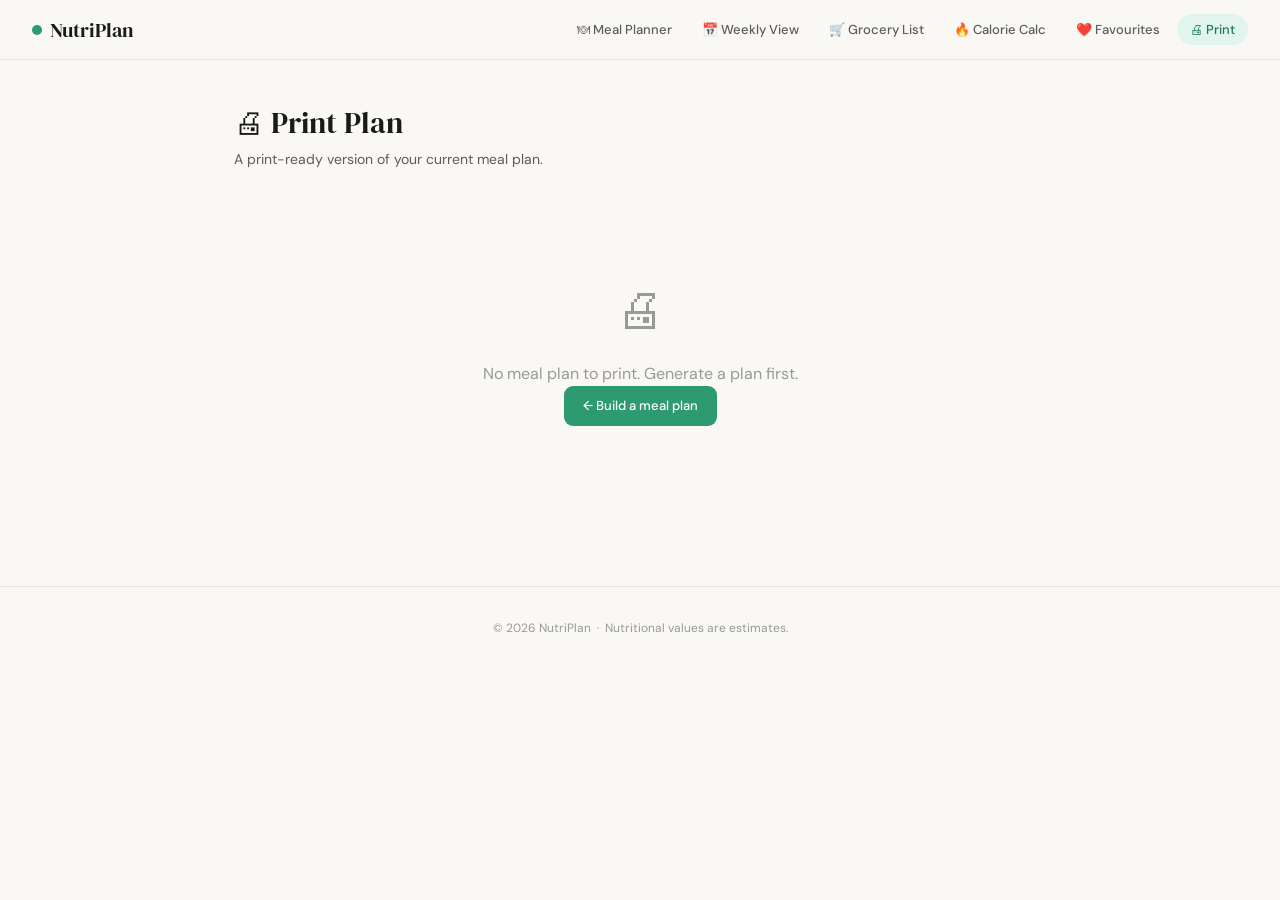
<file: Print.html>
<!DOCTYPE html>
<html lang="en">
<head>
<meta charset="UTF-8">
<meta name="viewport" content="width=device-width, initial-scale=1.0">
<title>NutriPlan — Print Plan</title>
<link href="https://fonts.googleapis.com/css2?family=DM+Sans:wght@400;500;600&family=DM+Serif+Display&display=swap" rel="stylesheet">
<link rel="stylesheet" href="common.css">
<style>
.print-preview { background: var(--surface); border: 0.5px solid var(--border); border-radius: var(--radius); padding: 2.5rem; max-width: 700px; }
.print-header { display: flex; align-items: center; justify-content: space-between; border-bottom: 2px solid var(--text); padding-bottom: 1rem; margin-bottom: 1.5rem; }
.print-logo { font-family: 'DM Serif Display', serif; font-size: 22px; display: flex; align-items: center; gap: 6px; }
.print-date { font-size: 13px; color: var(--text-faint); }
.print-title { font-family: 'DM Serif Display', serif; font-size: 26px; margin-bottom: 0.25rem; }
.print-subtitle { font-size: 13px; color: var(--text-muted); margin-bottom: 1.5rem; }
.print-summary { display: grid; grid-template-columns: repeat(4,1fr); gap: 1rem; background: #f5f4f0; border-radius: var(--radius-sm); padding: 1rem 1.25rem; margin-bottom: 1.5rem; text-align: center; }
.ps-val { font-size: 18px; font-weight: 600; }
.ps-lbl { font-size: 10px; color: var(--text-faint); text-transform: uppercase; letter-spacing: .04em; margin-top: 2px; }
.print-meal { display: flex; align-items: flex-start; gap: 1rem; padding: 1rem 0; border-bottom: 0.5px solid var(--border); }
.print-meal:last-child { border-bottom: none; }
.pm-num { width: 28px; height: 28px; background: var(--green); color: white; border-radius: 50%; display: flex; align-items: center; justify-content: center; font-size: 12px; font-weight: 600; flex-shrink: 0; margin-top: 2px; }
.pm-body { flex: 1; }
.pm-type { font-size: 10px; text-transform: uppercase; letter-spacing: .06em; color: var(--text-faint); font-weight: 600; }
.pm-name { font-size: 15px; font-weight: 500; margin: 3px 0; }
.pm-desc { font-size: 13px; color: var(--text-muted); line-height: 1.5; margin-bottom: 6px; }
.pm-macros { display: flex; gap: 14px; }
.pm-macro { font-size: 12px; color: var(--text-muted); }
.pm-macro span { font-weight: 600; color: var(--text); }
.pm-cal-col { text-align: right; flex-shrink: 0; }
.pm-cal { font-size: 16px; font-weight: 600; }
.pm-cal-lbl { font-size: 10px; color: var(--text-faint); text-transform: uppercase; }
.print-footer-note { font-size: 11px; color: var(--text-faint); text-align: center; margin-top: 1.5rem; padding-top: 1rem; border-top: 0.5px solid var(--border); }
.action-row { display: flex; gap: 10px; margin-bottom: 1.5rem; flex-wrap: wrap; }
.empty-state { text-align: center; padding: 5rem 1rem; color: var(--text-faint); }
.empty-state .ei { font-size: 48px; margin-bottom: 1rem; }

@media print {
  nav, .action-row, footer { display: none !important; }
  body { background: white; }
  .content-wrap { padding: 0; }
  .print-preview { border: none; padding: 0; max-width: 100%; }
  .page-header { display: none; }
}
</style>
</head>
<body>
<nav>
  <a href="index.html" class="logo"><span class="logo-dot"></span>NutriPlan</a>
  <div class="nav-links" id="nav-links"></div>
</nav>

<div class="page-header">
  <div>
    <h1>🖨 Print Plan</h1>
    <p>A print-ready version of your current meal plan.</p>
  </div>
</div>

<div class="content-wrap">
  <div id="action-row-wrap"></div>
  <div id="print-wrap">
    <div class="empty-state">
      <div class="ei">🖨</div>
      <p>No meal plan to print. Generate a plan first.</p>
      <a href="index.html" class="btn btn-primary">← Build a meal plan</a>
    </div>
  </div>
</div>

<footer>© 2026 NutriPlan &nbsp;·&nbsp; Nutritional values are estimates.</footer>

<script src="data.js"></script>
<script>
  renderNav('print.html');

  window.addEventListener('DOMContentLoaded', () => {
    const saved = loadPlan();
    if (!saved || !saved.meals) return;

    const { meals, meta } = saved;
    const tCal = meals.reduce((s,m) => s + m.calories, 0);
    const tC   = meals.reduce((s,m) => s + m.carbs, 0);
    const tP   = meals.reduce((s,m) => s + m.protein, 0);
    const tF   = meals.reduce((s,m) => s + m.fat, 0);
    const date = new Date().toLocaleDateString('en-GB', { weekday:'long', year:'numeric', month:'long', day:'numeric' });

    document.getElementById('action-row-wrap').innerHTML = `
      <div class="action-row">
        <button class="btn btn-primary" onclick="window.print()">🖨 Print / Save as PDF</button>
        <a href="index.html" class="btn btn-outline">← Back to planner</a>
      </div>`;

    const mealRows = meals.map((m, i) => `
      <div class="print-meal">
        <div class="pm-num">${i+1}</div>
        <div class="pm-body">
          <div class="pm-type">${m.type}</div>
          <div class="pm-name">${m.name}</div>
          <div class="pm-desc">${m.desc}</div>
          <div class="pm-macros">
            <div class="pm-macro">Carbs: <span>${m.carbs}g</span></div>
            <div class="pm-macro">Protein: <span>${m.protein}g</span></div>
            <div class="pm-macro">Fat: <span>${m.fat}g</span></div>
          </div>
          ${m.ingredients && m.ingredients.length ? `<div style="font-size:12px;color:var(--text-faint);margin-top:5px">Ingredients: ${m.ingredients.join(', ')}</div>` : ''}
        </div>
        <div class="pm-cal-col">
          <div class="pm-cal">${m.calories}</div>
          <div class="pm-cal-lbl">kcal</div>
        </div>
      </div>`).join('');

    document.getElementById('print-wrap').innerHTML = `
      <div class="print-preview" id="print-area">
        <div class="print-header">
          <div class="print-logo"><span style="color:var(--green)">●</span> NutriPlan</div>
          <div class="print-date">${date}</div>
        </div>
        <div class="print-title">Daily Meal Plan</div>
        <div class="print-subtitle">Diet: ${meta?.diet || 'Balanced'} &nbsp;·&nbsp; Target: ${meta?.calories || tCal} kcal &nbsp;·&nbsp; ${meals.length} meals</div>
        <div class="print-summary">
          <div><div class="ps-val">${tCal}</div><div class="ps-lbl">Calories</div></div>
          <div><div class="ps-val" style="color:var(--blue)">${tC}g</div><div class="ps-lbl">Carbs</div></div>
          <div><div class="ps-val" style="color:var(--green)">${tP}g</div><div class="ps-lbl">Protein</div></div>
          <div><div class="ps-val" style="color:var(--amber)">${tF}g</div><div class="ps-lbl">Fat</div></div>
        </div>
        <div>${mealRows}</div>
        <div class="print-footer-note">Generated by NutriPlan · nutriplan.app · Nutritional values are estimates. Always consult a registered dietitian for personalised advice.</div>
      </div>`;
  });
</script>
</body>
</html>
</file>
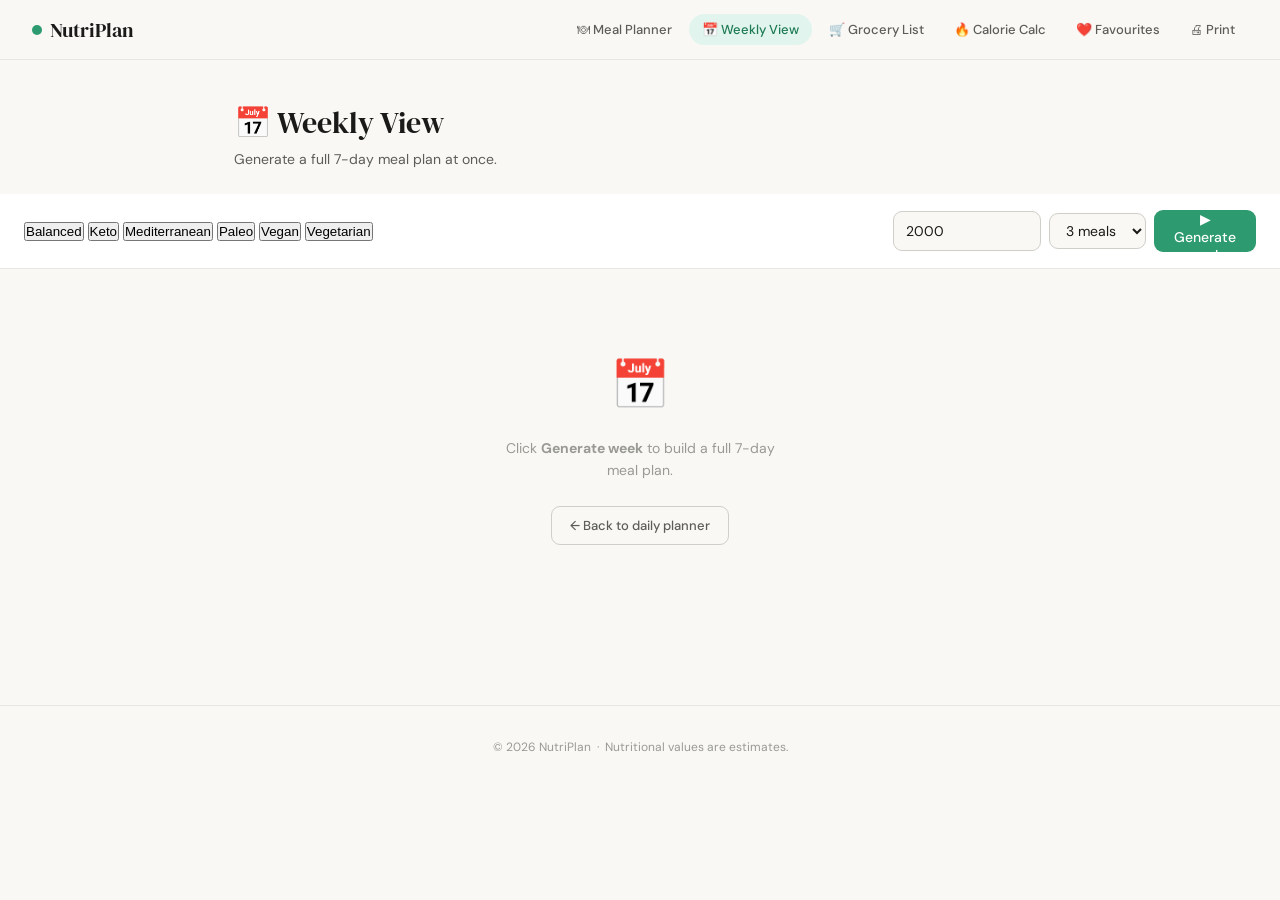
<file: weekly.html>
<!DOCTYPE html>
<html lang="en">
<head>
<meta charset="UTF-8">
<meta name="viewport" content="width=device-width, initial-scale=1.0">
<title>NutriPlan — Weekly View</title>
<link href="https://fonts.googleapis.com/css2?family=DM+Sans:wght@400;500;600&family=DM+Serif+Display&display=swap" rel="stylesheet">
<link rel="stylesheet" href="common.css">
<style>
.controls-bar { background: var(--surface); border-bottom: 0.5px solid var(--border); padding: 1rem 1.5rem; display: flex; align-items: center; gap: 1rem; flex-wrap: wrap; }
.controls-bar .pill-group { flex: 1; min-width: 240px; }
.controls-bar .right { display: flex; gap: 8px; align-items: center; margin-left: auto; }
.week-grid { display: grid; grid-template-columns: repeat(7, 1fr); gap: 10px; margin-bottom: 2rem; }
.day-col { background: var(--surface); border: 0.5px solid var(--border); border-radius: var(--radius); overflow: hidden; }
.day-head { background: #f5f4f0; padding: 10px 12px; border-bottom: 0.5px solid var(--border); }
.day-name { font-size: 11px; font-weight: 600; text-transform: uppercase; letter-spacing: .06em; color: var(--text-faint); }
.day-cal  { font-size: 13px; font-weight: 600; color: var(--text); margin-top: 1px; }
.day-meals { padding: 10px; display: flex; flex-direction: column; gap: 6px; }
.week-meal-card { background: var(--bg); border: 0.5px solid var(--border); border-radius: var(--radius-sm); padding: 8px 10px; cursor: default; transition: border-color 0.15s; }
.week-meal-card:hover { border-color: var(--green-mid); }
.wm-type { font-size: 9px; text-transform: uppercase; letter-spacing: .06em; color: var(--text-faint); font-weight: 600; }
.wm-name { font-size: 12px; font-weight: 500; margin-top: 2px; line-height: 1.3; }
.wm-cal  { font-size: 11px; color: var(--text-faint); margin-top: 3px; }
.empty-state { text-align: center; padding: 5rem 1rem; color: var(--text-faint); }
.empty-state .ei { font-size: 48px; margin-bottom: 1rem; }
.empty-state p { font-size: 14px; max-width: 280px; margin: 0 auto 1.5rem; line-height: 1.6; }
.week-summary { background: var(--surface); border: 0.5px solid var(--border); border-radius: var(--radius); padding: 1.25rem 1.5rem; display: grid; grid-template-columns: repeat(4,1fr); gap: 1rem; text-align: center; margin-bottom: 2rem; }
.ws-val { font-size: 20px; font-weight: 600; }
.ws-lbl { font-size: 11px; color: var(--text-faint); text-transform: uppercase; letter-spacing: .04em; margin-top: 2px; }
.gen-week-btn { height: 42px; background: var(--green); color: white; border: none; border-radius: var(--radius-sm); font-size: 14px; font-weight: 500; cursor: pointer; font-family: 'DM Sans', sans-serif; padding: 0 20px; transition: background 0.15s; }
.gen-week-btn:hover { background: var(--green-dark); }
.cal-input-sm { width: 100px; height: 36px; }
.select-sm { width: 110px; height: 36px; }
@media(max-width:900px){
  .week-grid { grid-template-columns: repeat(4,1fr); }
}
@media(max-width:580px){
  .week-grid { grid-template-columns: repeat(2,1fr); }
}
</style>
</head>
<body>
<nav>
  <a href="index.html" class="logo"><span class="logo-dot"></span>NutriPlan</a>
  <div class="nav-links" id="nav-links"></div>
</nav>

<div class="page-header">
  <div>
    <h1>📅 Weekly View</h1>
    <p>Generate a full 7-day meal plan at once.</p>
  </div>
</div>

<div class="controls-bar">
  <div class="pill-group" id="dietGroup">
    <button class="pill active" data-diet="Balanced">Balanced</button>
    <button class="pill" data-diet="Keto">Keto</button>
    <button class="pill" data-diet="Mediterranean">Mediterranean</button>
    <button class="pill" data-diet="Paleo">Paleo</button>
    <button class="pill" data-diet="Vegan">Vegan</button>
    <button class="pill" data-diet="Vegetarian">Vegetarian</button>
  </div>
  <div class="right">
    <input type="number" id="calories" value="2000" min="1000" max="4000" step="50" class="cal-input-sm" title="Daily calories">
    <select id="mealCount" class="select-sm">
      <option value="3" selected>3 meals</option>
      <option value="4">4 meals</option>
    </select>
    <button class="gen-week-btn" onclick="generateWeek()">▶ Generate week</button>
  </div>
</div>

<div class="content-wrap">
  <div id="week-summary-wrap"></div>
  <div id="week-grid-wrap">
    <div class="empty-state">
      <div class="ei">📅</div>
      <p>Click <strong>Generate week</strong> to build a full 7-day meal plan.</p>
      <a href="index.html" class="btn btn-outline">← Back to daily planner</a>
    </div>
  </div>
</div>

<footer>© 2026 NutriPlan &nbsp;·&nbsp; Nutritional values are estimates.</footer>

<script src="data.js"></script>
<script>
  renderNav('weekly.html');
  let selectedDiet = 'Balanced';
  const DAYS = ['Monday','Tuesday','Wednesday','Thursday','Friday','Saturday','Sunday'];

  document.getElementById('dietGroup').addEventListener('click', e => {
    const pill = e.target.closest('.pill');
    if (!pill) return;
    document.querySelectorAll('#dietGroup .pill').forEach(p => p.classList.remove('active'));
    pill.classList.add('active');
    selectedDiet = pill.dataset.diet;
  });

  function generateWeek() {
    const cal   = parseInt(document.getElementById('calories').value) || 2000;
    const count = parseInt(document.getElementById('mealCount').value);
    const week  = DAYS.map(day => ({
      day,
      meals: generatePlan(selectedDiet, cal, count)
    }));
    saveWeeklyPlan({ week, meta: { diet: selectedDiet, calories: cal, meals: count } });
    renderWeek(week);
  }

  // Load saved week on page load
  window.addEventListener('DOMContentLoaded', () => {
    const saved = loadWeeklyPlan();
    if (saved && saved.week) {
      selectedDiet = saved.meta.diet || 'Balanced';
      document.querySelectorAll('#dietGroup .pill').forEach(p => {
        p.classList.toggle('active', p.dataset.diet === selectedDiet);
      });
      document.getElementById('calories').value = saved.meta.calories || 2000;
      document.getElementById('mealCount').value = saved.meta.meals || 3;
      renderWeek(saved.week);
    }
  });

  function renderWeek(week) {
    // Summary
    const totalCal = week.reduce((s, d) => s + d.meals.reduce((a, m) => a + m.calories, 0), 0);
    const avgCal   = Math.round(totalCal / 7);
    const totalP   = week.reduce((s, d) => s + d.meals.reduce((a, m) => a + m.protein, 0), 0);
    const totalF   = week.reduce((s, d) => s + d.meals.reduce((a, m) => a + m.fat, 0), 0);
    document.getElementById('week-summary-wrap').innerHTML = `
      <div class="week-summary">
        <div><div class="ws-val">${totalCal.toLocaleString()}</div><div class="ws-lbl">Weekly calories</div></div>
        <div><div class="ws-val">${avgCal}</div><div class="ws-lbl">Avg / day</div></div>
        <div><div class="ws-val" style="color:var(--green)">${Math.round(totalP/7)}g</div><div class="ws-lbl">Avg protein</div></div>
        <div><div class="ws-val" style="color:var(--amber)">${Math.round(totalF/7)}g</div><div class="ws-lbl">Avg fat</div></div>
      </div>`;

    // Grid
    const cols = week.map(({ day, meals }) => {
      const dayCal = meals.reduce((s, m) => s + m.calories, 0);
      const cards  = meals.map(m => `
        <div class="week-meal-card">
          <div class="wm-type">${m.type}</div>
          <div class="wm-name">${m.name}</div>
          <div class="wm-cal">${m.calories} kcal</div>
        </div>`).join('');
      return `
        <div class="day-col" style="animation:fadeUp 0.3s ease both;animation-delay:${week.indexOf({ day, meals }) * 0.03}s">
          <div class="day-head">
            <div class="day-name">${day.slice(0,3)}</div>
            <div class="day-cal">${dayCal} kcal</div>
          </div>
          <div class="day-meals">${cards}</div>
        </div>`;
    }).join('');

    document.getElementById('week-grid-wrap').innerHTML = `
      <div class="week-grid">${cols}</div>
      <div style="display:flex;gap:8px;flex-wrap:wrap">
        <a href="grocery.html" class="btn btn-primary">🛒 Build grocery list</a>
        <a href="print.html" class="btn btn-outline">🖨 Print week</a>
      </div>`;
  }
</script>
</body>
</html>
</file>
<file: common.css>
:root {
  --green: #2D9B6F;
  --green-dark: #1E7A54;
  --green-mid: #A8D9C4;
  --blue: #3B82F6;
  --amber: #F59E0B;
  --red: #EF4444;
  --text: #1a1a18;
  --text-muted: #5c5c58;
  --text-faint: #9a9a94;
  --surface: #ffffff;
  --bg: #f9f8f5;
  --border: #e8e6e0;
  --border-md: #d0cec8;
  --radius: 14px;
  --radius-sm: 9px;
  --radius-pill: 100px;
}

*, *::before, *::after { box-sizing: border-box; margin: 0; padding: 0; }

body {
  font-family: 'DM Sans', sans-serif;
  background: var(--bg);
  color: var(--text);
  line-height: 1.5;
  min-height: 100vh;
}

nav {
  position: sticky; top: 0; z-index: 100;
  background: rgba(249,248,245,0.92);
  backdrop-filter: blur(10px);
  border-bottom: 0.5px solid var(--border);
  display: flex; align-items: center; justify-content: space-between;
  padding: 0 2rem; height: 60px;
}

.logo {
  display: flex; align-items: center; gap: 8px;
  font-family: 'DM Serif Display', serif;
  font-size: 20px; color: var(--text); text-decoration: none;
}
.logo-dot {
  width: 10px; height: 10px; border-radius: 50%;
  background: var(--green); display: inline-block;
}

.nav-links { display: flex; align-items: center; gap: 4px; flex-wrap: wrap; }
.nav-links a {
  padding: 6px 13px; border-radius: var(--radius-pill);
  font-size: 13px; font-weight: 500; color: var(--text-muted);
  text-decoration: none; transition: all 0.15s;
  white-space: nowrap;
}
.nav-links a:hover { color: var(--green); background: #E1F5EE; }
.nav-links a.active { color: var(--green-dark); background: #E1F5EE; }

.field { margin-bottom: 1.25rem; }
.field-label {
  display: block; font-size: 11px; font-weight: 600;
  text-transform: uppercase; letter-spacing: .06em;
  color: var(--text-faint); margin-bottom: 7px;
}

input[type=number], select, input[type=text] {
  width: 100%; height: 40px; padding: 0 12px;
  border: 0.5px solid var(--border-md); border-radius: var(--radius-sm);
  background: var(--bg); color: var(--text);
  font-size: 14px; font-family: 'DM Sans', sans-serif;
  outline: none; transition: border-color 0.15s;
}
input[type=number]:focus, select:focus, input[type=text]:focus {
  border-color: var(--green);
}

.btn {
  display: inline-flex; align-items: center; gap: 6px;
  padding: 9px 18px; border-radius: var(--radius-sm);
  font-size: 13px; font-weight: 500; cursor: pointer;
  text-decoration: none; font-family: 'DM Sans', sans-serif;
  border: 0.5px solid transparent; transition: all 0.15s;
  white-space: nowrap;
}
.btn-primary { background: var(--green); color: white; }
.btn-primary:hover { background: var(--green-dark); }
.btn-outline { background: transparent; border-color: var(--border-md); color: var(--text-muted); }
.btn-outline:hover { border-color: var(--green); color: var(--green); background: #E1F5EE; }

.page-header {
  max-width: 860px; margin: 0 auto; padding: 2.5rem 1.5rem 1.5rem;
  display: flex; align-items: center; justify-content: space-between; gap: 1rem;
}
.page-header h1 { font-family: 'DM Serif Display', serif; font-size: 30px; font-weight: 400; }
.page-header p { font-size: 14px; color: var(--text-muted); margin-top: 4px; }

.content-wrap { max-width: 860px; margin: 0 auto; padding: 0 1.5rem 5rem; }

footer {
  text-align: center; padding: 2rem;
  font-size: 12px; color: var(--text-faint);
  border-top: 0.5px solid var(--border);
}

@keyframes fadeUp {
  from { opacity: 0; transform: translateY(10px); }
  to   { opacity: 1; transform: translateY(0); }
}
</file>
